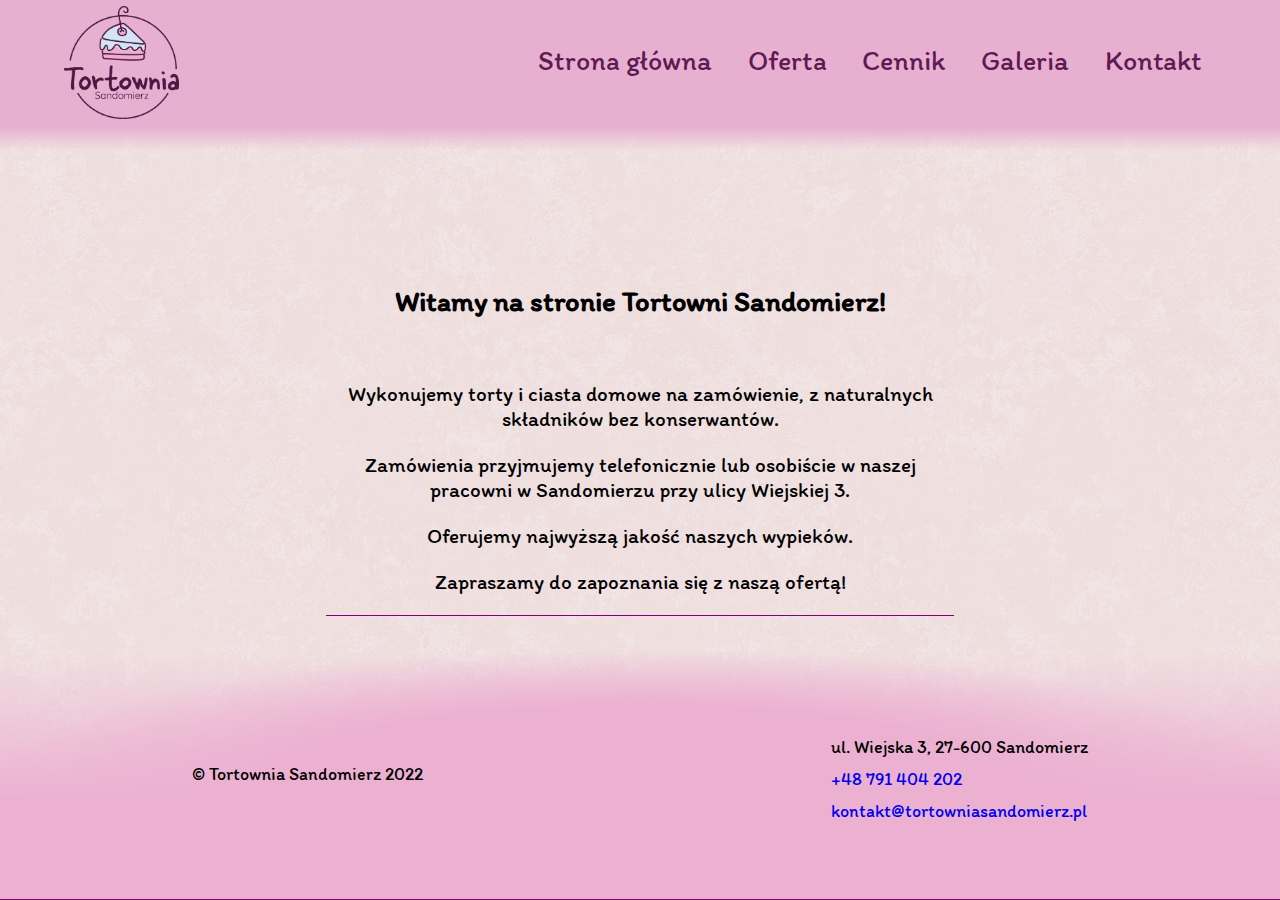
<file: index.html>
<!DOCTYPE html>
<html lang="pl">
    <head>
        <!-- Favicon from Twemoji -->
        <!-- Copyright 2020 Twitter, Inc and other contributors -->
        <!-- Graphics licensed under CC-BY 4.0: https://creativecommons.org/licenses/by/4.0/ -->
        <meta charset="utf-8">
        <meta name="description" content="Torty urodzinowe, okolicznościowe, komunijne, ślubne oraz ciasta czy inne domowe wypieki. Używamy naturalnych składników.">
        <meta name="keywords" content="Torty, placki, ciasta, wypieki, domowe, naturalne składniki">
        <link rel="icon" href="data/img/favicon.ico" type="image/png">
        <link rel="apple-touch-icon" href="data/img/apple-favicon.png">
        <meta name="viewport" content="width=device-width, initial-scale=1.0">
        <meta name="theme-color" content="#ecd0d1">
        <title>Tortownia Sandomierz | Torty ciasta i inne wypieki</title>
        <link rel="stylesheet" type="text/css" href="data/css/header.css"> <!-- Header style -->
        <link rel="stylesheet" type="text/css" href="data/css/index.css"> <!-- Index style -->
        <link rel="stylesheet" type="text/css" href="data/css/footer.css"> <!-- Footer style -->
        <link rel="preconnect" href="https://fonts.gstatic.com">
        <link href="https://fonts.googleapis.com/css2?family=Itim&display=swap" rel="stylesheet">
        <link rel="stylesheet" href="https://cdnjs.cloudflare.com/ajax/libs/font-awesome/4.7.0/css/font-awesome.min.css">
        <script src="data/script/menu.js"></script>
    </head>
<body>
    <div class="content">
        <div class="mobile-opacity" style="display: none;"></div>
        <div class="header">
            <div class="header-wrap">
                <div class="header-logo"></div>
                <div class="hamburger-button" onclick="menusetting(0)">
                    <i class="fa fa-bars" aria-hidden="true"></i>
                </div>
                <div class="buttons-list">
                    <a href="https://www.tortowniasandomierz.pl"><div class="main-button">Strona główna</div></a>
                    <a href="oferta"><div class="main-button">Oferta</div></a>
                    <a href="cennik"><div class="main-button">Cennik</div></a>
                    <a href="galeria"><div class="main-button">Galeria</div></a>
                    <a href="kontakt"><div class="main-button">Kontakt</div></a>
                </div>
                <div class="mobile" style="display: none;">
                    <a href="https://tortowniasandomierz.pl/"><div class="mobile-button mobile-button-first" style="display: none;" onclick="menusetting(1)">Strona główna</div></a>
                    <a href="oferta"><div class="mobile-button" style="display: none;" onclick="menusetting(1)">Oferta</div></a>
                    <a href="cennik"><div class="mobile-button" style="display: none;" onclick="menusetting(1)">Cennik</div></a>
                    <a href="galeria"><div class="mobile-button" style="display: none;" onclick="menusetting(1)">Galeria</div></a>
                    <a href="kontakt"><div class="mobile-button" style="display: none;" onclick="menusetting(1)">Kontakt</div></a>
                </div>
            </div>
        </div>
        <div class="index-content">
            <div class="index-header">
                <h2 style="text-align: center"> Witamy na stronie Tortowni Sandomierz!</h2>
            </div>
            <div class="seo-section">
                <p>Wykonujemy torty i ciasta domowe na zamówienie, z naturalnych składników bez konserwantów.</p>
                <p>Zamówienia przyjmujemy telefonicznie lub osobiście w naszej pracowni w Sandomierzu przy ulicy Wiejskiej 3.</p>
                <p>Oferujemy najwyższą jakość naszych wypieków.</p>
                <p>Zapraszamy do zapoznania się z naszą ofertą!</p>
            </div>
        </div>
        <div class="footer">
            <div class="footer-wrap">
                <div class="firm-footer">&copy; Tortownia Sandomierz 2022</div>
                <div class="firm-footer"><iframe src="https://www.facebook.com/plugins/page.php?href=https%3A%2F%2Fwww.facebook.com%2FTortownia-Sandomierz-105582241612151%2F&tabs&width=340&height=70&small_header=true&adapt_container_width=true&hide_cover=false&show_facepile=true&appId=262870422132228" width="340" height="70" style="border:none;overflow:hidden" scrolling="no" frameborder="0" allowfullscreen="true" allow="autoplay; clipboard-write; encrypted-media; picture-in-picture; web-share"></iframe></div>
                <div class="firm-footer">
                    <div class="address-footer">ul. Wiejska 3, 27-600 Sandomierz</div>
                    <div class="address-footer"><a href="tel:+48791404202">+48 791 404 202</a></div>
                    <div class="address-footer"><a href="mailto:kontakt@tortowniasandomierz.pl">kontakt@tortowniasandomierz.pl</a></div>
                </div>
            </div>
        </div>
    </div>
</body>
</html>
</file>
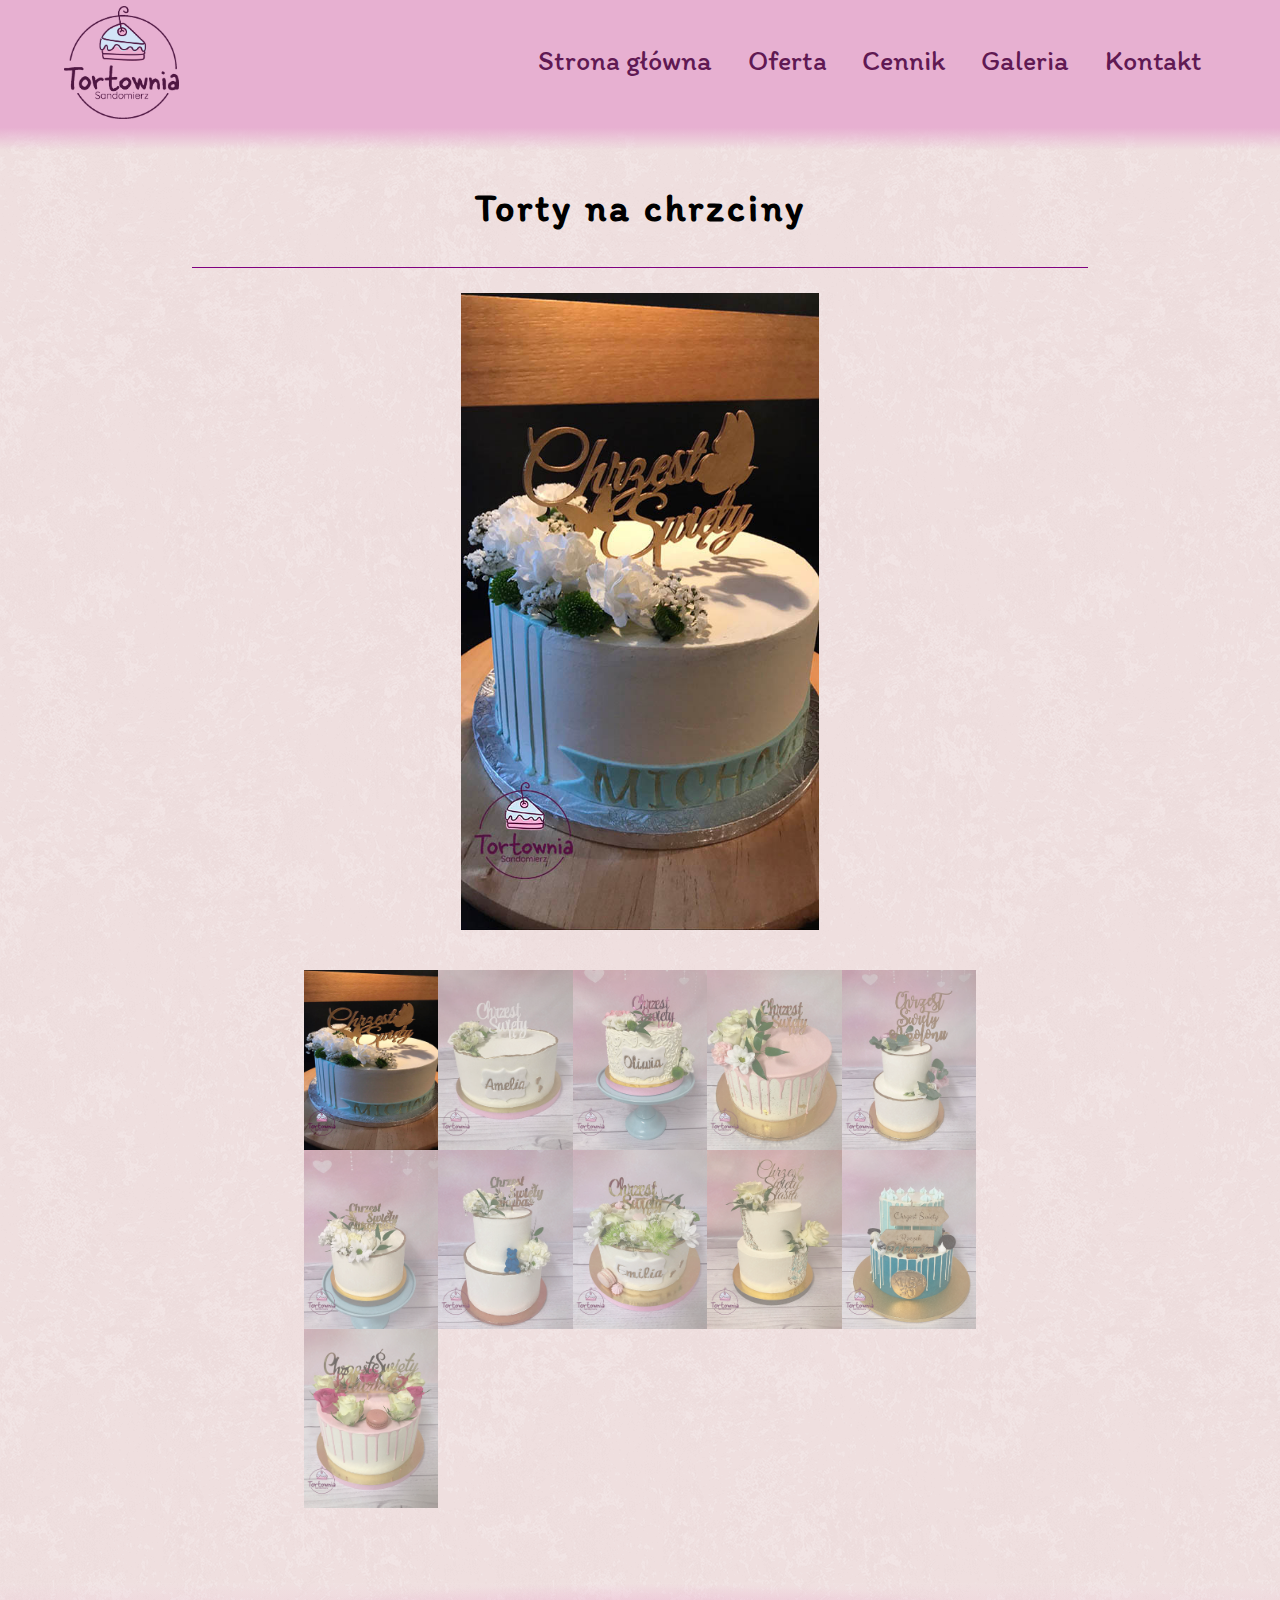
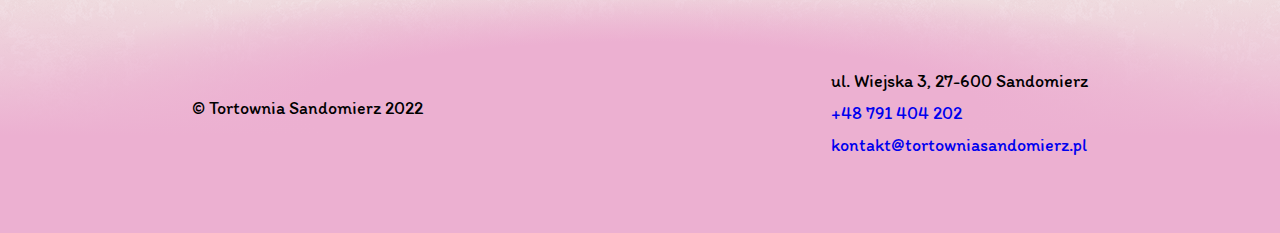
<file: baptism.html>
<!DOCTYPE html>
<html lang="pl">
<head>
    <!-- Favicon from Twemoji -->
    <!-- Copyright 2020 Twitter, Inc and other contributors -->
    <!-- Graphics licensed under CC-BY 4.0: https://creativecommons.org/licenses/by/4.0/ -->
    <meta charset="utf-8">
    <meta name="description" content="Torty urodzinowe, okolicznościowe, komunijne, ślubne oraz ciasta czy inne domowe wypieki. Używamy naturalnych składników.">
    <meta name="keywords" content="Torty, placki, ciasta, wypieki, domowe, naturalne składniki">
    <meta name="viewport" content="width=device-width, initial-scale=1.0">
    <link rel="icon" href="data/img/favicon.ico" type="image/png">
    <meta name="theme-color" content="#ecd0d1">
    <link rel="apple-touch-icon" href="data/img/apple-favicon.png">
    <title>Tortownia Sandomierz | Torty na chrzciny</title>
    <link rel="stylesheet" type="text/css" href="data/css/header.css"> <!-- Header style -->
    <link rel="stylesheet" type="text/css" href="data/css/gallerycategory.css"> <!-- Category style -->
    <link rel="stylesheet" type="text/css" href="data/css/footer.css"> <!-- Footer style -->
    <link href="https://fonts.googleapis.com/css2?family=Itim&display=swap" rel="stylesheet">
    <link rel="stylesheet" href="https://cdnjs.cloudflare.com/ajax/libs/font-awesome/4.7.0/css/font-awesome.min.css">
    <script src="data/script/menu.js"></script>
    <script src="data/script/gallery.js"></script>
</head>
<body onload="showSlides(slideIndex)">
<div class="content">
    <div class="mobile-opacity" style="display: none;"></div>
    <div class="header">
        <div class="header-wrap">
            <div class="header-logo"></div>
            <div class="hamburger-button" onclick="menusetting(0)">
                <i class="fa fa-bars" aria-hidden="true"></i>
            </div>
            <div class="buttons-list">
                <a href="https://tortowniasandomierz.pl/"><div class="main-button">Strona główna</div></a>
                <a href="oferta"><div class="main-button">Oferta</div></a>
                <a href="cennik"><div class="main-button">Cennik</div></a>
                <a href="galeria"><div class="main-button">Galeria</div></a>
                <a href="kontakt"><div class="main-button">Kontakt</div></a>
            </div>
            <div class="mobile" style="display: none;">
                <a href="https://www.tortowniasandomierz.pl"><div class="mobile-button mobile-button-first" style="display: none;" onclick="menusetting(1)">Strona główna</div></a>
                <a href="oferta"><div class="mobile-button" style="display: none;" onclick="menusetting(1)">Oferta</div></a>
                <a href="cennik"><div class="mobile-button" style="display: none;" onclick="menusetting(1)">Cennik</div></a>
                <a href=""><div class="mobile-button" style="display: none;" onclick="menusetting(1)">Galeria</div></a>
                <a href="kontakt"><div class="mobile-button" style="display: none;" onclick="menusetting(1)">Kontakt</div></a>
            </div>
        </div>
    </div>
    <div class="gallery-content">
        <div class="gallery-header">
            <h1> Torty na chrzciny </h1>
        </div>
        <div class="container">
            <div class="mySlides">
                <img src="data/gallery/img16.jpg" class="mobile-img" alt="Chrzest Święty Michałek">
            </div>
            <div class="mySlides">
                <img src="data/gallery/img51.jpg" class="mobile-img" alt="Chrzest Święty Amelii">
            </div>
            <div class="mySlides">
                <img src="data/gallery/img53.jpg" class="mobile-img" alt="Chrzest Święty Oliwii">
            </div>
            <div class="mySlides">
                <img src="data/gallery/img55.jpg" class="mobile-img" alt="Chrzest Święty">
            </div>
            <div class="mySlides">
                <img src="data/gallery/img59.jpg" class="mobile-img" alt="Chrzest Święty Aldony">
            </div>
            <div class="mySlides">
                <img src="data/gallery/img60.jpg" class="mobile-img" alt="Chrzest Święty Mikołaja">
            </div>
            <div class="mySlides">
                <img src="data/gallery/img61.jpg" class="mobile-img" alt="Chrzest Święty Jakuba">
            </div>
            <div class="mySlides">
                <img src="data/gallery/img71.jpg" class="mobile-img" alt="Chrzest Święty Emilii">
            </div>
            <div class="mySlides">
                <img src="data/gallery/img88.jpg" class="mobile-img" alt="Chrzest Święty Stasia">
            </div>
            <div class="mySlides">
                <img src="data/gallery/img94.jpg" class="mobile-img" alt="Chrzest Święty i roczek Marcelka">
            </div>
            <div class="mySlides">
                <img src="data/gallery/img111.jpg" class="mobile-img" alt="Chrzest Święty Laury">
            </div>

            <div class="row">
                <div class="column">
                    <img class="demo cursor" src="data/gallery/img12.jpg" style="width:100%" onclick="currentSlide(12)" alt="Chrzest Święty Michałek">
                </div>
                <div class="column">
                    <img class="demo cursor" src="data/gallery/img51.jpg" style="width:100%" onclick="currentSlide(2)" alt="Chrzest Święty Amelii">
                </div>
                <div class="column">
                    <img class="demo cursor" src="data/gallery/img53.jpg" style="width:100%" onclick="currentSlide(3)" alt="Chrzest Święty Oliwii">
                </div>
                <div class="column">
                    <img class="demo cursor" src="data/gallery/img55.jpg" style="width:100%" onclick="currentSlide(4)" alt="Chrzest Święty">
                </div>
                <div class="column">
                    <img class="demo cursor" src="data/gallery/img59.jpg" style="width:100%" onclick="currentSlide(5)" alt="Chrzest Święty Aldony">
                </div>
                <div class="column">
                    <img class="demo cursor" src="data/gallery/img60.jpg" style="width:100%" onclick="currentSlide(6)" alt="Chrzest Święty Mikołaja">
                </div>
                <div class="column">
                    <img class="demo cursor" src="data/gallery/img61.jpg" style="width:100%" onclick="currentSlide(7)" alt="Chrzest Święty Jakuba">
                </div>
                <div class="column">
                    <img class="demo cursor" src="data/gallery/img71.jpg" style="width:100%" onclick="currentSlide(8)" alt="Chrzest Święty Emilii">
                </div>
                <div class="column">
                    <img class="demo cursor" src="data/gallery/img88.jpg" style="width:100%" onclick="currentSlide(9)" alt="Chrzest Święty Stasia">
                </div>
                <div class="column">
                    <img class="demo cursor" src="data/gallery/img94.jpg" style="width:100%" onclick="currentSlide(10)" alt="Chrzest Święty i roczek Marcelka">
                </div>
                <div class="column">
                    <img class="demo cursor" src="data/gallery/img111.jpg" style="width:100%" onclick="currentSlide(11)" alt="Chrzest Święty Laury">
                </div>
            </div>
        </div>
    </div>
    <div class="footer">
        <div class="footer-wrap">
            <div class="firm-footer">&copy; Tortownia Sandomierz 2022</div>
            <div class="firm-footer"><iframe src="https://www.facebook.com/plugins/page.php?href=https%3A%2F%2Fwww.facebook.com%2FTortownia-Sandomierz-105582241612151%2F&tabs&width=340&height=70&small_header=true&adapt_container_width=true&hide_cover=false&show_facepile=true&appId=262870422132228" width="340" height="70" style="border:none;overflow:hidden" scrolling="no" frameborder="0" allowfullscreen="true" allow="autoplay; clipboard-write; encrypted-media; picture-in-picture; web-share"></iframe></div>
            <div class="firm-footer">
                <div class="address-footer">ul. Wiejska 3, 27-600 Sandomierz</div>
                <div class="address-footer"><a href="tel:+48791404202">+48 791 404 202</a></div>
                <div class="address-footer"><a href="mailto:kontakt@tortowniasandomierz.pl">kontakt@tortowniasandomierz.pl</a></div>
            </div>
        </div>
    </div>
</div>
</body>
</html>
</file>
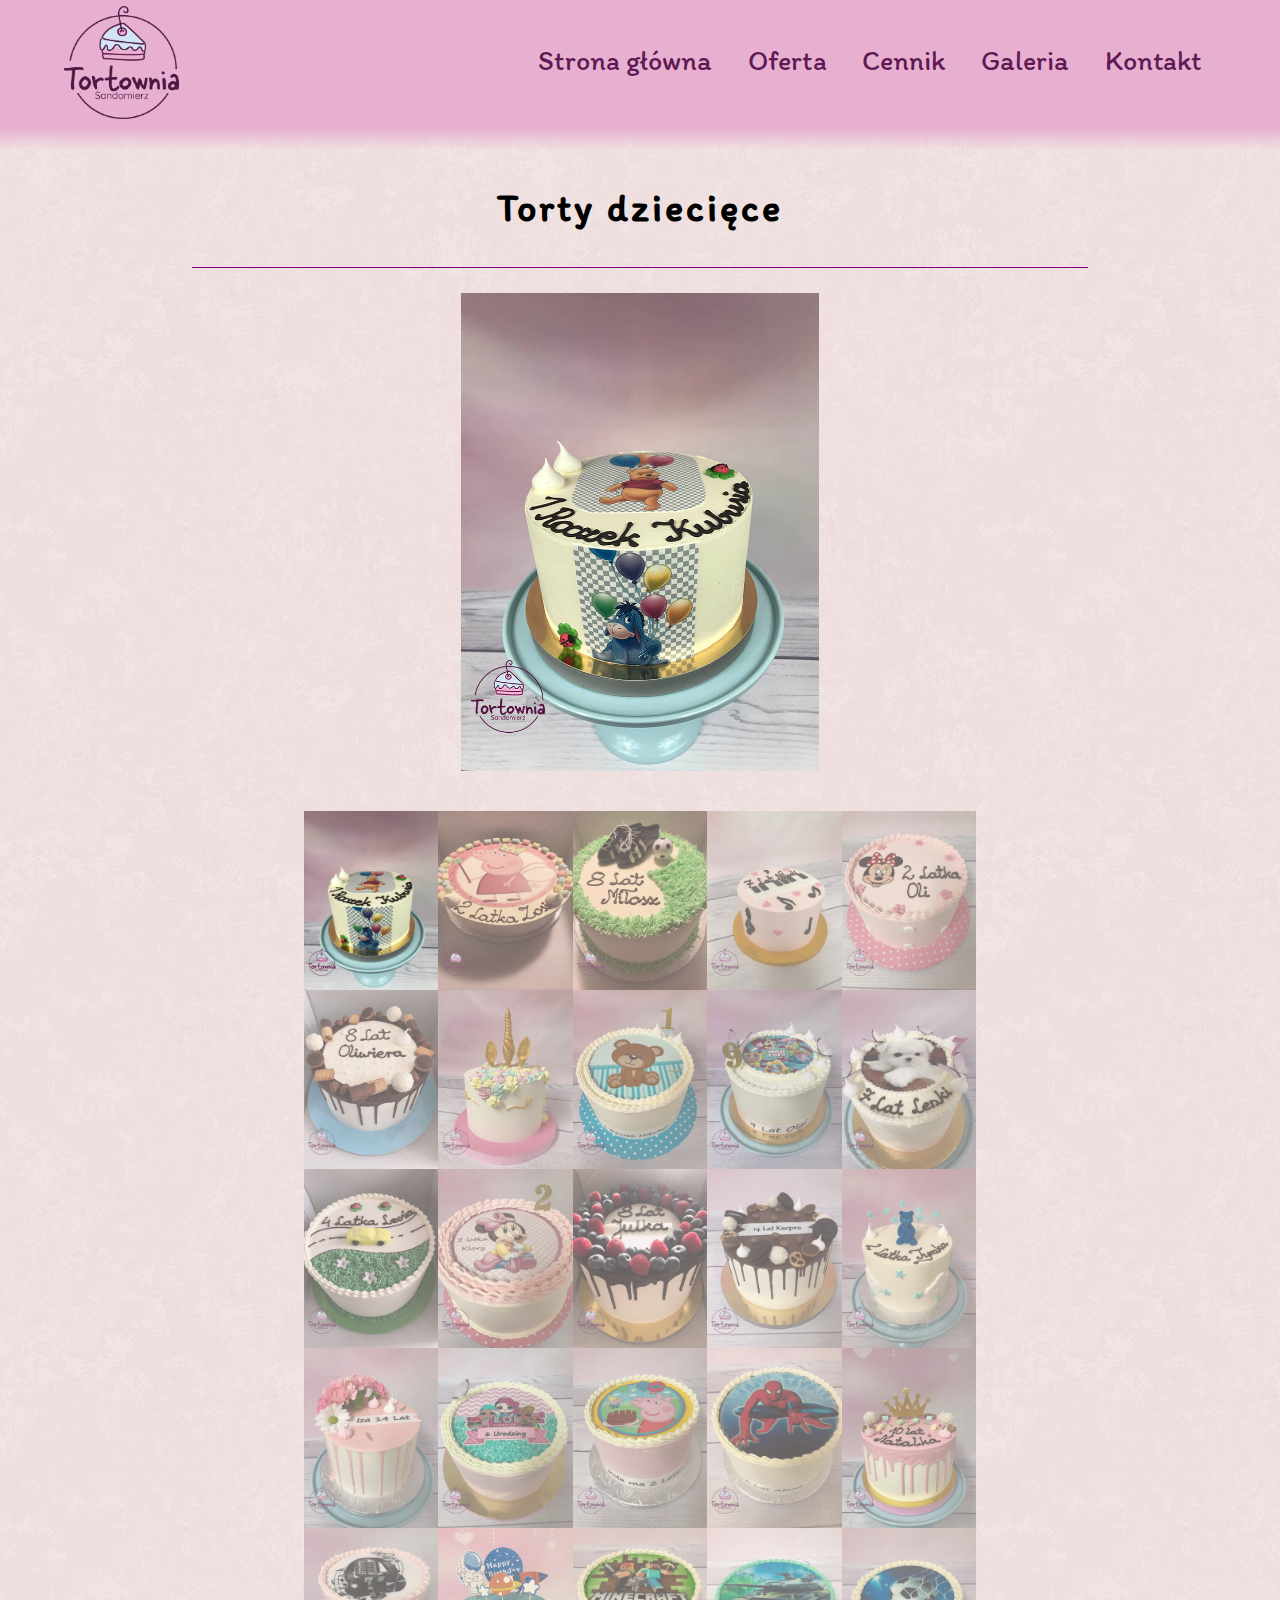
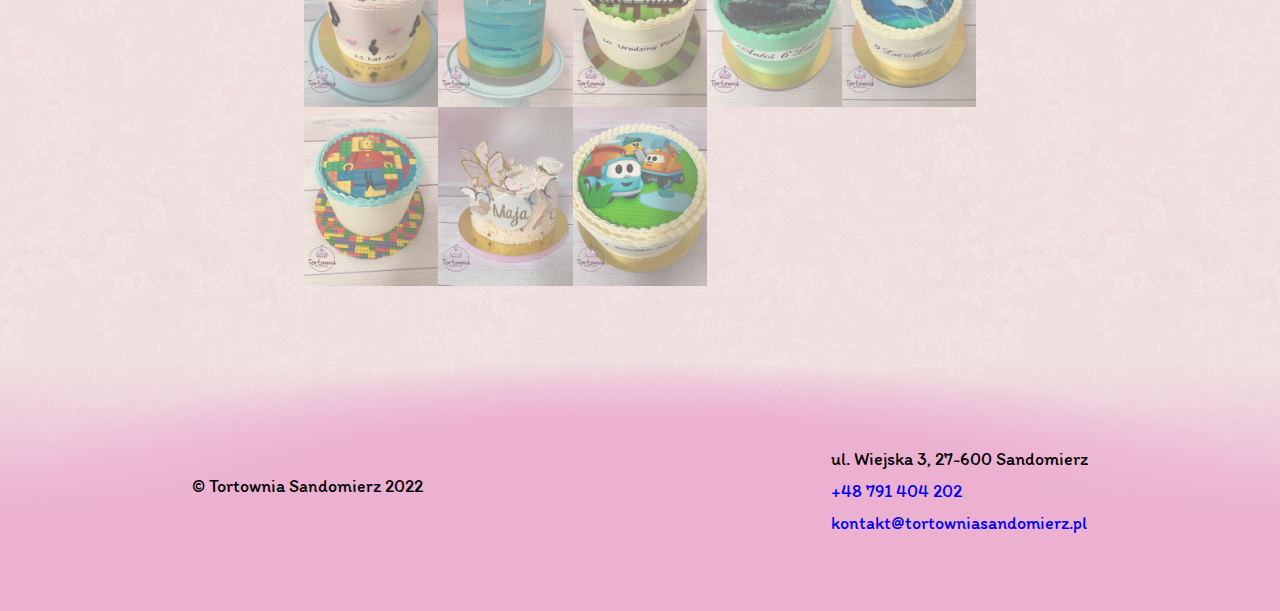
<file: childrenscake.html>
<!DOCTYPE html>
<html lang="pl">
<head>
    <!-- Favicon from Twemoji -->
    <!-- Copyright 2020 Twitter, Inc and other contributors -->
    <!-- Graphics licensed under CC-BY 4.0: https://creativecommons.org/licenses/by/4.0/ -->
    <meta charset="utf-8">
    <meta name="description" content="Torty urodzinowe, okolicznościowe, komunijne, ślubne oraz ciasta czy inne domowe wypieki. Używamy naturalnych składników.">
    <meta name="keywords" content="Torty, placki, ciasta, wypieki, domowe, naturalne składniki">
    <meta name="viewport" content="width=device-width, initial-scale=1.0">
    <link rel="icon" href="data/img/favicon.ico" type="image/png">
    <meta name="theme-color" content="#ecd0d1">
    <link rel="apple-touch-icon" href="data/img/apple-favicon.png">
    <title>Tortownia Sandomierz | Torty dziecięce</title>
    <link rel="stylesheet" type="text/css" href="data/css/header.css"> <!-- Header style -->
    <link rel="stylesheet" type="text/css" href="data/css/gallerycategory.css"> <!-- Category style -->
    <link rel="stylesheet" type="text/css" href="data/css/footer.css"> <!-- Footer style -->
    <link href="https://fonts.googleapis.com/css2?family=Itim&display=swap" rel="stylesheet">
    <link rel="stylesheet" href="https://cdnjs.cloudflare.com/ajax/libs/font-awesome/4.7.0/css/font-awesome.min.css">
    <script src="data/script/menu.js"></script>
    <script src="data/script/gallery.js"></script>
</head>
<body onload="showSlides(slideIndex)">
<div class="content">
    <div class="mobile-opacity" style="display: none;"></div>
    <div class="header">
        <div class="header-wrap">
            <div class="header-logo"></div>
            <div class="hamburger-button" onclick="menusetting(0)">
                <i class="fa fa-bars" aria-hidden="true"></i>
            </div>
            <div class="buttons-list">
                <a href="https://tortowniasandomierz.pl/"><div class="main-button">Strona główna</div></a>
                <a href="oferta"><div class="main-button">Oferta</div></a>
                <a href="cennik"><div class="main-button">Cennik</div></a>
                <a href="galeria"><div class="main-button">Galeria</div></a>
                <a href="kontakt"><div class="main-button">Kontakt</div></a>
            </div>
            <div class="mobile" style="display: none;">
                <a href="https://www.tortowniasandomierz.pl"><div class="mobile-button mobile-button-first" style="display: none;" onclick="menusetting(1)">Strona główna</div></a>
                <a href="oferta"><div class="mobile-button" style="display: none;" onclick="menusetting(1)">Oferta</div></a>
                <a href="cennik"><div class="mobile-button" style="display: none;" onclick="menusetting(1)">Cennik</div></a>
                <a href=""><div class="mobile-button" style="display: none;" onclick="menusetting(1)">Galeria</div></a>
                <a href="kontakt"><div class="mobile-button" style="display: none;" onclick="menusetting(1)">Kontakt</div></a>
            </div>
        </div>
    </div>
    <div class="gallery-content">
        <div class="gallery-header">
            <h1> Torty dziecięce </h1>
        </div>
        <div class="container">
            <div class="mySlides">
                <img src="data/gallery/img1.jpg" class="mobile-img" alt="Kubuś Puchatek">
            </div>
            <div class="mySlides">
                <img src="data/gallery/img17.jpg" class="mobile-img" alt="Świnka Peppa">
            </div>
            <div class="mySlides">
                <img src="data/gallery/img4.jpg" class="mobile-img" alt="Piłka nożna">
            </div>
            <div class="mySlides">
                <img src="data/gallery/img21.jpg" class="mobile-img" alt="7 lat Nikoli">
            </div>
            <div class="mySlides">
                <img src="data/gallery/img23.jpg" class="mobile-img" alt="2 latka Oli">
            </div>
            <div class="mySlides">
                <img src="data/gallery/img30.jpg" class="mobile-img" alt="8 lat Oliwiera">
            </div>
            <div class="mySlides">
                <img src="data/gallery/img38.jpg" class="mobile-img" alt="Kucyk">
            </div>
            <div class="mySlides">
                <img src="data/gallery/img40.jpg" class="mobile-img" alt="Miś">
            </div>
            <div class="mySlides">
                <img src="data/gallery/img41.jpg" class="mobile-img" alt="9 lat Olgi">
            </div>
            <div class="mySlides">
                <img src="data/gallery/img43.jpg" class="mobile-img" alt="7 lat Lenki">
            </div>
            <div class="mySlides">
                <img src="data/gallery/img44.jpg" class="mobile-img" alt="4 latka Leosia">
            </div>
            <div class="mySlides">
                <img src="data/gallery/img47.jpg" class="mobile-img" alt="2 latka Klary">
            </div>
            <div class="mySlides">
                <img src="data/gallery/img62.jpg" class="mobile-img" alt="8 lat Julka">
            </div>
            <div class="mySlides">
                <img src="data/gallery/img65.jpg" class="mobile-img" alt="14 lat Kacpra">
            </div>
            <div class="mySlides">
                <img src="data/gallery/img67.jpg" class="mobile-img" alt="2 lata Tymka">
            </div>
            <div class="mySlides">
                <img src="data/gallery/img72.jpg" class="mobile-img" alt="Iza 14 lat">
            </div>
            <div class="mySlides">
                <img src="data/gallery/img73.jpg" class="mobile-img" alt="6 urodziny">
            </div>
            <div class="mySlides">
                <img src="data/gallery/img75.jpg" class="mobile-img" alt="Pola ma 2 latka">
            </div>
            <div class="mySlides">
                <img src="data/gallery/img76.jpg" class="mobile-img" alt="6 lat Alana">
            </div>
            <div class="mySlides">
                <img src="data/gallery/img80.jpg" class="mobile-img" alt="10 lat Natalka">
            </div>
            <div class="mySlides">
                <img src="data/gallery/img84.jpg" class="mobile-img" alt="11 lat Asii">
            </div>
            <div class="mySlides">
                <img src="data/gallery/img85.jpg" class="mobile-img" alt="Happy Birthday">
            </div>
            <div class="mySlides">
                <img src="data/gallery/img96.jpg" class="mobile-img" alt="10 urodziny Piotrka">
            </div>
            <div class="mySlides">
                <img src="data/gallery/img97.jpg" class="mobile-img" alt="Antoś 6 lat">
            </div>
            <div class="mySlides">
                <img src="data/gallery/img98.jpg" class="mobile-img" alt="6 lat Miłosza">
            </div>
            <div class="mySlides">
                <img src="data/gallery/img114.jpg" class="mobile-img" alt="8 lat Piotrka">
            </div>
            <div class="mySlides">
                <img src="data/gallery/img120.jpg" class="mobile-img" alt="Maja">
            </div>
            <div class="mySlides">
                <img src="data/gallery/img121.jpg" class="mobile-img" alt="1 roczek Rysia">
            </div>

            <div class="row">
                <div class="column">
                    <img class="demo cursor" src="data/gallery/img1.jpg" style="width:100%" onclick="currentSlide(1)" alt="Kubuś Puchatek">
                </div>
                <div class="column">
                    <img class="demo cursor" src="data/gallery/img3.jpg" style="width:100%" onclick="currentSlide(2)" alt="Świnka Peppa">
                </div>
                <div class="column">
                    <img class="demo cursor" src="data/gallery/img4.jpg" style="width:100%" onclick="currentSlide(3)" alt="Piłka nożna">
                </div>
                <div class="column">
                    <img class="demo cursor" src="data/gallery/img21.jpg" style="width:100%" onclick="currentSlide(4)" alt="7 lat Nikoli">
                </div>
                <div class="column">
                    <img class="demo cursor" src="data/gallery/img23.jpg" style="width:100%" onclick="currentSlide(5)" alt="2 latka Oli">
                </div>
                <div class="column">
                    <img class="demo cursor" src="data/gallery/img30.jpg" style="width:100%" onclick="currentSlide(6)" alt="8 lat Oliwiera">
                </div>
                <div class="column">
                    <img class="demo cursor" src="data/gallery/img38.jpg" style="width:100%" onclick="currentSlide(7)" alt="Kucyk">
                </div>
                <div class="column">
                    <img class="demo cursor" src="data/gallery/img40.jpg" style="width:100%" onclick="currentSlide(8)" alt="Miś">
                </div>
                <div class="column">
                    <img class="demo cursor" src="data/gallery/img41.jpg" style="width:100%" onclick="currentSlide(9)" alt="9 lat Olgi">
                </div>
                <div class="column">
                    <img class="demo cursor" src="data/gallery/img43.jpg" style="width:100%" onclick="currentSlide(10)" alt="7 lat Lenki">
                </div>
                <div class="column">
                    <img class="demo cursor" src="data/gallery/img44.jpg" style="width:100%" onclick="currentSlide(11)" alt="4 latka Leosia">
                </div>
                <div class="column">
                    <img class="demo cursor" src="data/gallery/img47.jpg" style="width:100%" onclick="currentSlide(12)" alt="2 latka Klary">
                </div>
                <div class="column">
                    <img class="demo cursor" src="data/gallery/img62.jpg" style="width:100%" onclick="currentSlide(13)" alt="8 lat Julka">
                </div>
                <div class="column">
                    <img class="demo cursor" src="data/gallery/img65.jpg" style="width:100%" onclick="currentSlide(14)" alt="14 lat Kacpra">
                </div>
                <div class="column">
                    <img class="demo cursor" src="data/gallery/img67.jpg" style="width:100%" onclick="currentSlide(15)" alt="2 latka Tymka">
                </div>
                <div class="column">
                    <img class="demo cursor" src="data/gallery/img72.jpg" style="width:100%" onclick="currentSlide(16)" alt="Iza 14 lat">
                </div>
                <div class="column">
                    <img class="demo cursor" src="data/gallery/img73.jpg" style="width:100%" onclick="currentSlide(17)" alt="6 urodziny">
                </div>
                <div class="column">
                    <img class="demo cursor" src="data/gallery/img75.jpg" style="width:100%" onclick="currentSlide(18)" alt="Pola ma 2 latka">
                </div>
                <div class="column">
                    <img class="demo cursor" src="data/gallery/img76.jpg" style="width:100%" onclick="currentSlide(19)" alt="6 lat Alana">
                </div>
                <div class="column">
                    <img class="demo cursor" src="data/gallery/img80.jpg" style="width:100%" onclick="currentSlide(20)" alt="10 lat Natalka">
                </div>
                <div class="column">
                    <img class="demo cursor" src="data/gallery/img84.jpg" style="width:100%" onclick="currentSlide(21)" alt="11 lat Asii">
                </div>
                <div class="column">
                    <img class="demo cursor" src="data/gallery/img85.jpg" style="width:100%" onclick="currentSlide(22)" alt="Happy Birthday">
                </div>
                <div class="column">
                    <img class="demo cursor" src="data/gallery/img96.jpg" style="width:100%" onclick="currentSlide(23)" alt="10 urodziny Piotrka">
                </div>
                <div class="column">
                    <img class="demo cursor" src="data/gallery/img97.jpg" style="width:100%" onclick="currentSlide(24)" alt="Antoś 6 lat">
                </div>
                <div class="column">
                    <img class="demo cursor" src="data/gallery/img98.jpg" style="width:100%" onclick="currentSlide(25)" alt="6 lat Miłosza">
                </div>
                <div class="column">
                    <img class="demo cursor" src="data/gallery/img114.jpg" style="width:100%" onclick="currentSlide(26)" alt="8 lat Piotrka">
                </div>
                <div class="column">
                    <img class="demo cursor" src="data/gallery/img120.jpg" style="width:100%" onclick="currentSlide(27)" alt="Maja">
                </div>
                <div class="column">
                    <img class="demo cursor" src="data/gallery/img121.jpg" style="width:100%" onclick="currentSlide(28)" alt="1 roczek Rysia">
                </div>
            </div>
        </div>
    </div>
    <div class="footer">
        <div class="footer-wrap">
            <div class="firm-footer">&copy; Tortownia Sandomierz 2022</div>
            <div class="firm-footer"><iframe src="https://www.facebook.com/plugins/page.php?href=https%3A%2F%2Fwww.facebook.com%2FTortownia-Sandomierz-105582241612151%2F&tabs&width=340&height=70&small_header=true&adapt_container_width=true&hide_cover=false&show_facepile=true&appId=262870422132228" width="340" height="70" style="border:none;overflow:hidden" scrolling="no" frameborder="0" allowfullscreen="true" allow="autoplay; clipboard-write; encrypted-media; picture-in-picture; web-share"></iframe></div>
            <div class="firm-footer">
                <div class="address-footer">ul. Wiejska 3, 27-600 Sandomierz</div>
                <div class="address-footer"><a href="tel:+48791404202">+48 791 404 202</a></div>
                <div class="address-footer"><a href="mailto:kontakt@tortowniasandomierz.pl">kontakt@tortowniasandomierz.pl</a></div>
            </div>
        </div>
    </div>
</div>
</body>
</html>
</file>
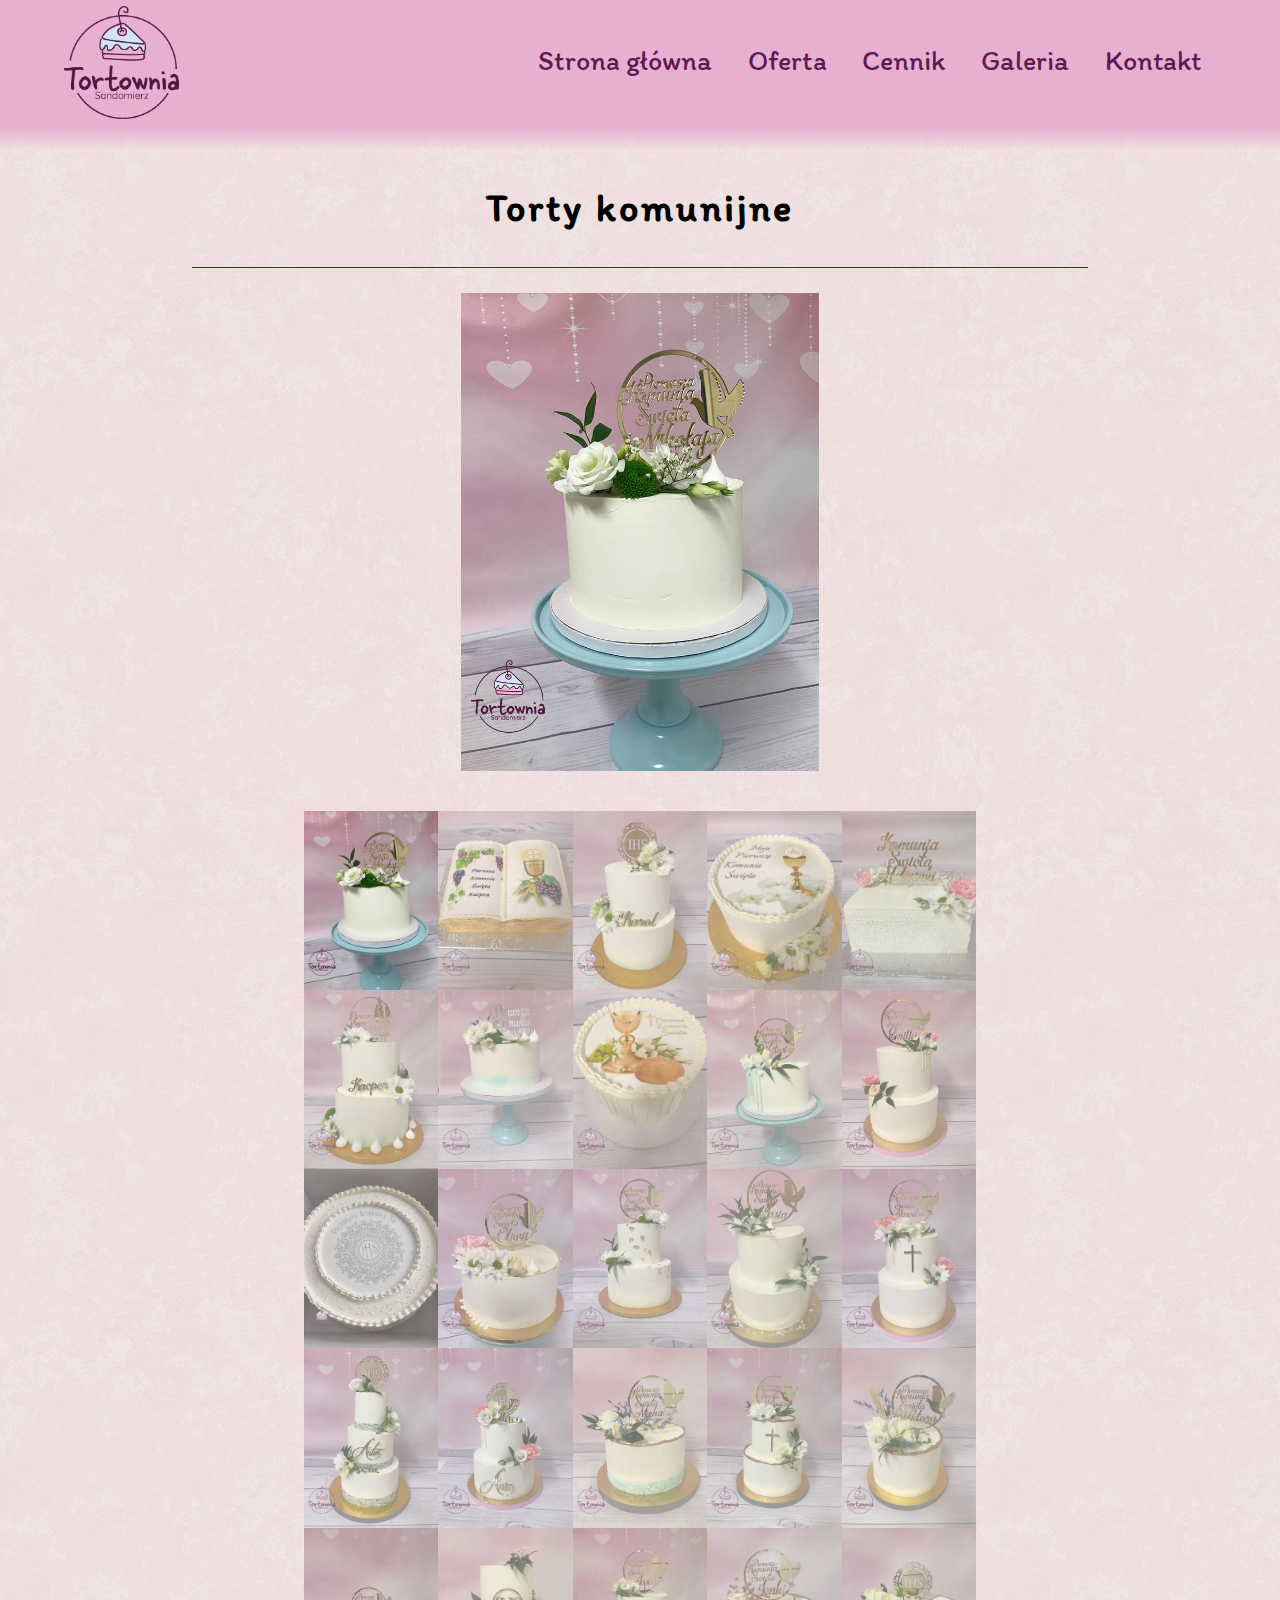
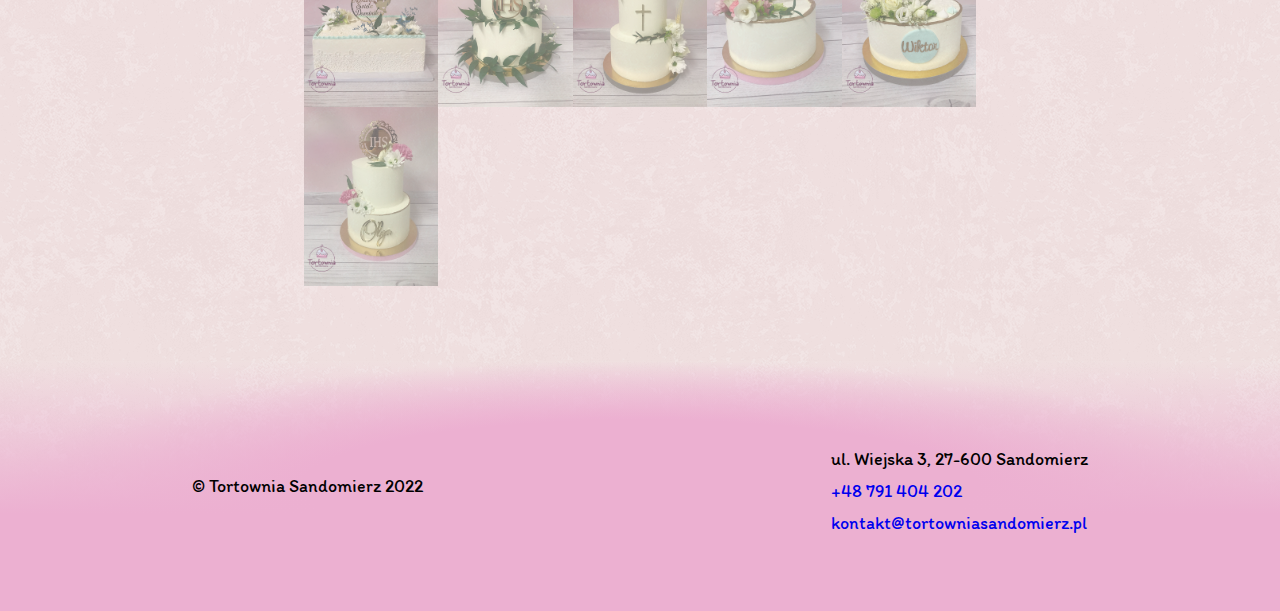
<file: communion.html>
<!DOCTYPE html>
<html lang="pl">
<head>
    <!-- Favicon from Twemoji -->
    <!-- Copyright 2020 Twitter, Inc and other contributors -->
    <!-- Graphics licensed under CC-BY 4.0: https://creativecommons.org/licenses/by/4.0/ -->
    <meta charset="utf-8">
    <meta name="description" content="Torty urodzinowe, okolicznościowe, komunijne, ślubne oraz ciasta czy inne domowe wypieki. Używamy naturalnych składników.">
    <meta name="keywords" content="Torty, placki, ciasta, wypieki, domowe, naturalne składniki">
    <meta name="viewport" content="width=device-width, initial-scale=1.0">
    <link rel="icon" href="data/img/favicon.ico" type="image/png">
    <meta name="theme-color" content="#ecd0d1">
    <link rel="apple-touch-icon" href="data/img/apple-favicon.png">
    <title>Tortownia Sandomierz | Torty komunijne</title>
    <link rel="stylesheet" type="text/css" href="data/css/header.css"> <!-- Header style -->
    <link rel="stylesheet" type="text/css" href="data/css/gallerycategory.css"> <!-- Category style -->
    <link rel="stylesheet" type="text/css" href="data/css/footer.css"> <!-- Footer style -->
    <link href="https://fonts.googleapis.com/css2?family=Itim&display=swap" rel="stylesheet">
    <link rel="stylesheet" href="https://cdnjs.cloudflare.com/ajax/libs/font-awesome/4.7.0/css/font-awesome.min.css">
    <script src="data/script/menu.js"></script>
    <script src="data/script/gallery.js"></script>
</head>
<body onload="showSlides(slideIndex)">
<div class="content">
    <div class="mobile-opacity" style="display: none;"></div>
    <div class="header">
        <div class="header-wrap">
            <div class="header-logo"></div>
            <div class="hamburger-button" onclick="menusetting(0)">
                <i class="fa fa-bars" aria-hidden="true"></i>
            </div>
            <div class="buttons-list">
                <a href="https://tortowniasandomierz.pl/"><div class="main-button">Strona główna</div></a>
                <a href="oferta"><div class="main-button">Oferta</div></a>
                <a href="cennik"><div class="main-button">Cennik</div></a>
                <a href="galeria"><div class="main-button">Galeria</div></a>
                <a href="kontakt"><div class="main-button">Kontakt</div></a>
            </div>
            <div class="mobile" style="display: none;">
                <a href="https://www.tortowniasandomierz.pl"><div class="mobile-button mobile-button-first" style="display: none;" onclick="menusetting(1)">Strona główna</div></a>
                <a href="oferta"><div class="mobile-button" style="display: none;" onclick="menusetting(1)">Oferta</div></a>
                <a href="cennik"><div class="mobile-button" style="display: none;" onclick="menusetting(1)">Cennik</div></a>
                <a href=""><div class="mobile-button" style="display: none;" onclick="menusetting(1)">Galeria</div></a>
                <a href="kontakt"><div class="mobile-button" style="display: none;" onclick="menusetting(1)">Kontakt</div></a>
            </div>
        </div>
    </div>
    <div class="gallery-content">
        <div class="gallery-header">
            <h1> Torty komunijne </h1>
        </div>
        <div class="container">
            <div class="mySlides">
                <img src="data/gallery/img20.jpg" class="mobile-img" alt="Pierwsza Komunia Święta Mikołaja">
            </div>
            <div class="mySlides">
                <img src="data/gallery/img24.jpg" class="mobile-img" alt="Pierwsza komunia Kacpra">
            </div>
            <div class="mySlides">
                <img src="data/gallery/img25.jpg" class="mobile-img" alt="Komunia Karol">
            </div>
            <div class="mySlides">
                <img src="data/gallery/img28.jpg" class="mobile-img" alt="Pierwsza Komunia Święta">
            </div>
            <div class="mySlides">
                <img src="data/gallery/img29.jpg" class="mobile-img" alt="Pierwsza Komunia Malwinki">
            </div>
            <div class="mySlides">
                <img src="data/gallery/img33.jpg" class="mobile-img" alt="Pierwsza komunia Kacpra">
            </div>
            <div class="mySlides">
                <img src="data/gallery/img34.jpg" class="mobile-img" alt="Pierwsza komunia">
            </div>
            <div class="mySlides">
                <img src="data/gallery/img35.jpg" class="mobile-img" alt="Pierwsza komunia">
            </div>
            <div class="mySlides">
                <img src="data/gallery/img36.jpg" class="mobile-img" alt="Pierwsza komunia">
            </div>
            <div class="mySlides">
                <img src="data/gallery/img37.jpg" class="mobile-img" alt="Pierwsza komunia Emilki">
            </div>
            <div class="mySlides">
                <img src="data/gallery/img39.jpg" class="mobile-img" alt="Pierwsza komunia">
            </div>
            <div class="mySlides">
                <img src="data/gallery/img45.jpg" class="mobile-img" alt="Komunia święta Oliwii">
            </div>
            <div class="mySlides">
                <img src="data/gallery/img48.jpg" class="mobile-img" alt="Pierwsza Komunia Święta Bartka">
            </div>
            <div class="mySlides">
                <img src="data/gallery/img49.jpg" class="mobile-img" alt="Pierwsza Komunia Święta Jasia">
            </div>
            <div class="mySlides">
                <img src="data/gallery/img100.jpg" class="mobile-img" alt="Pierwsza Komunia Święta Marcelinki">
            </div>
            <div class="mySlides">
                <img src="data/gallery/img101.jpg" class="mobile-img" alt="Pierwsza Komunia Święta Antosia">
            </div>
            <div class="mySlides">
                <img src="data/gallery/img102.jpg" class="mobile-img" alt="Pierwsza Komunia Święta Anii">
            </div>
            <div class="mySlides">
                <img src="data/gallery/img103.jpg" class="mobile-img" alt="Pierwsza Komunia Święta Michała">
            </div>
            <div class="mySlides">
                <img src="data/gallery/img104.jpg" class="mobile-img" alt="Pierwsza Komunia Święta Mateusza">
            </div>
            <div class="mySlides">
                <img src="data/gallery/img105.jpg" class="mobile-img" alt="Pierwsza Komunia Święta Wiktora">
            </div>
            <div class="mySlides">
                <img src="data/gallery/img106.jpg" class="mobile-img" alt="Pierwsza Komunia Święta Dominiki">
            </div>
            <div class="mySlides">
                <img src="data/gallery/img107.jpg" class="mobile-img" alt="Pierwsza Komunia Święta">
            </div>
            <div class="mySlides">
                <img src="data/gallery/img108.jpg" class="mobile-img" alt="Pierwsza Komunia Święta Jasia">
            </div>
            <div class="mySlides">
                <img src="data/gallery/img109.jpg" class="mobile-img" alt="Pierwsza Komunia Święta Lenki">
            </div>
            <div class="mySlides">
                <img src="data/gallery/img113.jpg" class="mobile-img" alt="Pierwsza Komunia Święta Wiktora">
            </div>
            <div class="mySlides">
                <img src="data/gallery/img116.jpg" class="mobile-img" alt="Pierwsza Komunia Święta Olgi">
            </div>

            <div class="row">
                <div class="column">
                    <img class="demo cursor" src="data/gallery/img20.jpg" style="width:100%" onclick="currentSlide(1)" alt="Pierwsza Komunia Święta Mikołaja">
                </div>
                <div class="column">
                    <img class="demo cursor" src="data/gallery/img24.jpg" style="width:100%" onclick="currentSlide(2)" alt="Pierwsza komunia Kacpra">
                </div>
                <div class="column">
                    <img class="demo cursor" src="data/gallery/img25.jpg" style="width:100%" onclick="currentSlide(3)" alt="Komunia Karol">
                </div>
                <div class="column">
                    <img class="demo cursor" src="data/gallery/img28.jpg" style="width:100%" onclick="currentSlide(4)" alt="Pierwsza Komunia Święta">
                </div>
                <div class="column">
                    <img class="demo cursor" src="data/gallery/img29.jpg" style="width:100%" onclick="currentSlide(5)" alt="Pierwsza Komunia Malwinki">
                </div>
                <div class="column">
                    <img class="demo cursor" src="data/gallery/img33.jpg" style="width:100%" onclick="currentSlide(6)" alt="Pierwsza Komunia Kacpraa">
                </div>
                <div class="column">
                    <img class="demo cursor" src="data/gallery/img34.jpg" style="width:100%" onclick="currentSlide(7)" alt="Pierwsza komunia">
                </div>
                <div class="column">
                    <img class="demo cursor" src="data/gallery/img35.jpg" style="width:100%" onclick="currentSlide(8)" alt="Pierwsza komunia">
                </div>
                <div class="column">
                    <img class="demo cursor" src="data/gallery/img36.jpg" style="width:100%" onclick="currentSlide(9)" alt="Pierwsza komunia">
                </div>
                <div class="column">
                    <img class="demo cursor" src="data/gallery/img37.jpg" style="width:100%" onclick="currentSlide(10)" alt="Pierwsza komunia Emilki">
                </div>
                <div class="column">
                    <img class="demo cursor" src="data/gallery/img39.jpg" style="width:100%" onclick="currentSlide(11)" alt="Pierwsza komunia">
                </div>
                <div class="column">
                    <img class="demo cursor" src="data/gallery/img45.jpg" style="width:100%" onclick="currentSlide(12)" alt="Komunia Święta Oliwii">
                </div>
                <div class="column">
                    <img class="demo cursor" src="data/gallery/img48.jpg" style="width:100%" onclick="currentSlide(13)" alt="Pierwsza Komunia Święta Bartka">
                </div>
                <div class="column">
                    <img class="demo cursor" src="data/gallery/img49.jpg" style="width:100%" onclick="currentSlide(14)" alt="Pierwsza Komunia Święta Jasia">
                </div>
                <div class="column">
                    <img class="demo cursor" src="data/gallery/img100.jpg" style="width:100%" onclick="currentSlide(15)" alt="Pierwsza Komunia Święta Marcelinki">
                </div>
                <div class="column">
                    <img class="demo cursor" src="data/gallery/img101.jpg" style="width:100%" onclick="currentSlide(16)" alt="Pierwsza Komunia Święta Antosia">
                </div>
                <div class="column">
                    <img class="demo cursor" src="data/gallery/img102.jpg" style="width:100%" onclick="currentSlide(17)" alt="Pierwsza Komunia Święta Anii">
                </div>
                <div class="column">
                    <img class="demo cursor" src="data/gallery/img103.jpg" style="width:100%" onclick="currentSlide(18)" alt="Pierwsza Komunia Święta Michała">
                </div>
                <div class="column">
                    <img class="demo cursor" src="data/gallery/img104.jpg" style="width:100%" onclick="currentSlide(19)" alt="Pierwsza Komunia Święta Mateusza">
                </div>
                <div class="column">
                    <img class="demo cursor" src="data/gallery/img105.jpg" style="width:100%" onclick="currentSlide(20)" alt="Pierwsza Komunia Święta Wiktora">
                </div>
                <div class="column">
                    <img class="demo cursor" src="data/gallery/img106.jpg" style="width:100%" onclick="currentSlide(21)" alt="Pierwsza Komunia Święta Dominiki">
                </div>
                <div class="column">
                    <img class="demo cursor" src="data/gallery/img107.jpg" style="width:100%" onclick="currentSlide(22)" alt="Pierwsza Komunia Święta">
                </div>
                <div class="column">
                    <img class="demo cursor" src="data/gallery/img108.jpg" style="width:100%" onclick="currentSlide(23)" alt="Pierwsza Komunia Święta Jasia">
                </div>
                <div class="column">
                    <img class="demo cursor" src="data/gallery/img109.jpg" style="width:100%" onclick="currentSlide(24)" alt="Pierwsza Komunia Święta Lenki">
                </div>
                <div class="column">
                    <img class="demo cursor" src="data/gallery/img113.jpg" style="width:100%" onclick="currentSlide(25)" alt="Pierwsza Komunia Święta Wiktora">
                </div>
                <div class="column">
                    <img class="demo cursor" src="data/gallery/img116.jpg" style="width:100%" onclick="currentSlide(26)" alt="Pierwsza Komunia Święta Olgi">
                </div>
            </div>
        </div>
    </div>
    <div class="footer">
        <div class="footer-wrap">
            <div class="firm-footer">&copy; Tortownia Sandomierz 2022</div>
            <div class="firm-footer"><iframe src="https://www.facebook.com/plugins/page.php?href=https%3A%2F%2Fwww.facebook.com%2FTortownia-Sandomierz-105582241612151%2F&tabs&width=340&height=70&small_header=true&adapt_container_width=true&hide_cover=false&show_facepile=true&appId=262870422132228" width="340" height="70" style="border:none;overflow:hidden" scrolling="no" frameborder="0" allowfullscreen="true" allow="autoplay; clipboard-write; encrypted-media; picture-in-picture; web-share"></iframe></div>
            <div class="firm-footer">
                <div class="address-footer">ul. Wiejska 3, 27-600 Sandomierz</div>
                <div class="address-footer"><a href="tel:+48791404202">+48 791 404 202</a></div>
                <div class="address-footer"><a href="mailto:kontakt@tortowniasandomierz.pl">kontakt@tortowniasandomierz.pl</a></div>
            </div>
        </div>
    </div>
</div>
</body>
</html>
</file>
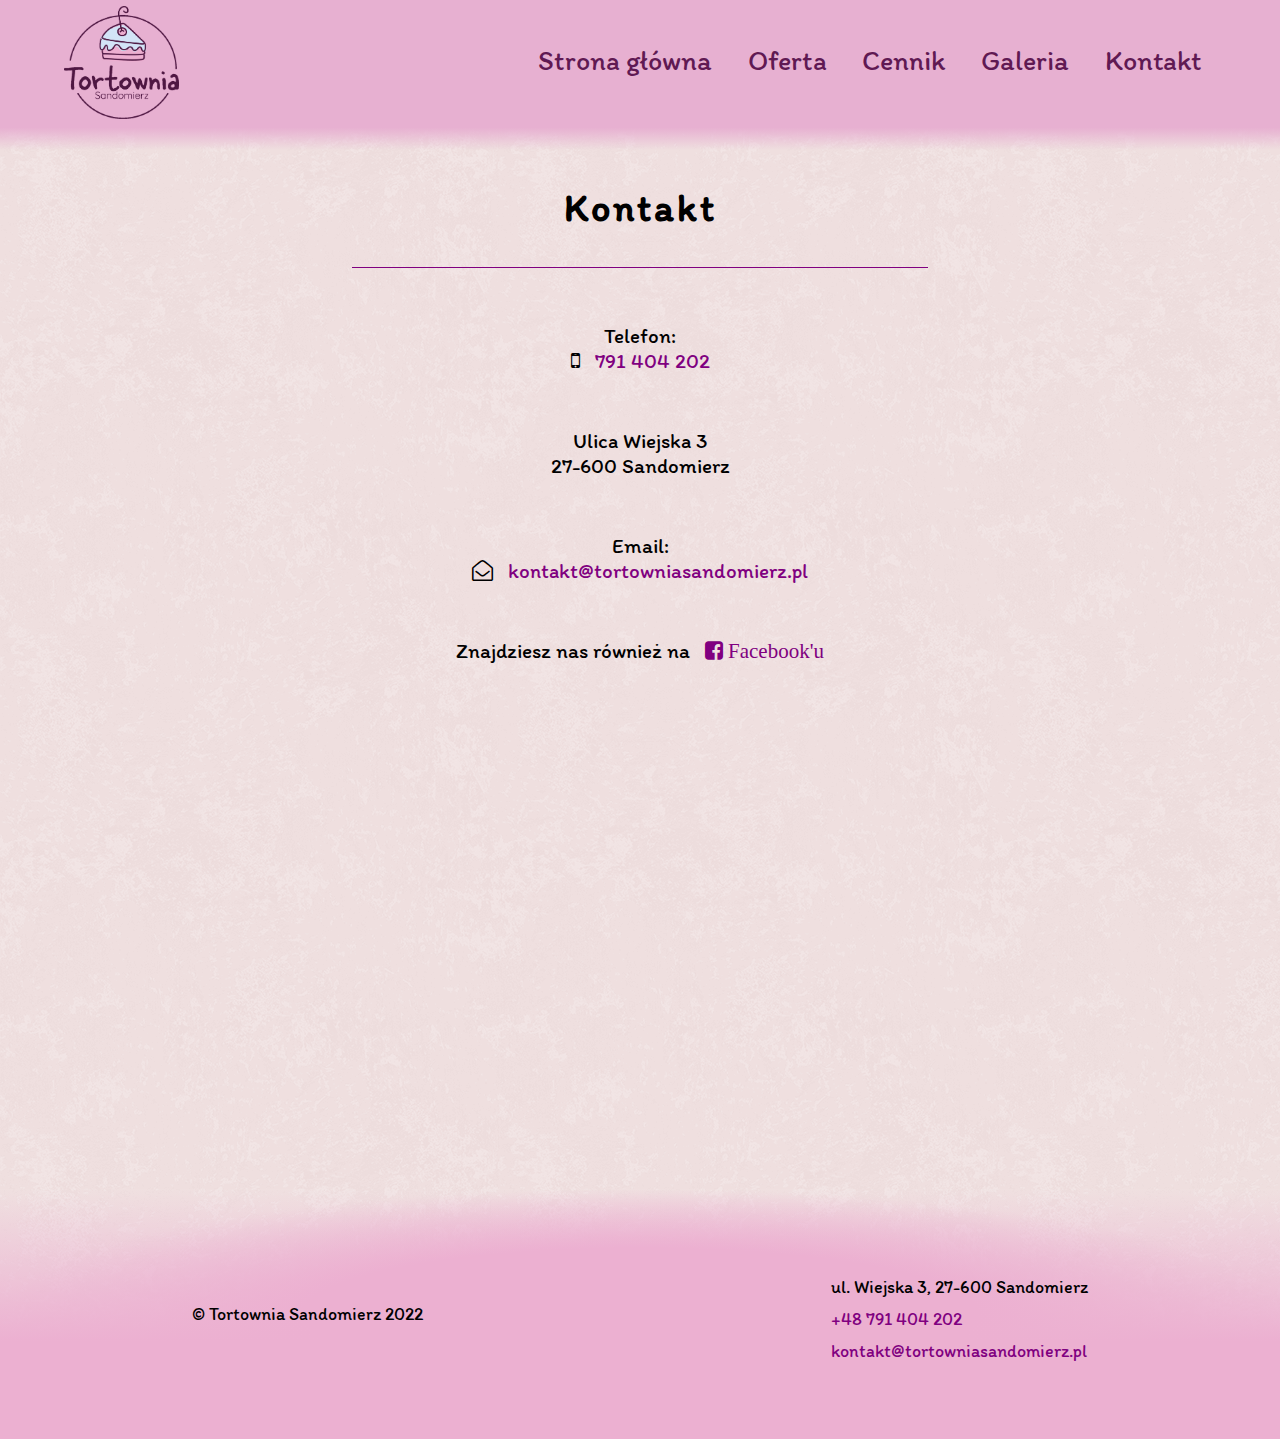
<file: contact.html>
<!DOCTYPE html>
<html lang="pl">
    <head>
        <!-- Favicon from Twemoji -->
        <!-- Copyright 2020 Twitter, Inc and other contributors -->
        <!-- Graphics licensed under CC-BY 4.0: https://creativecommons.org/licenses/by/4.0/ -->
        <meta charset="utf-8">
        <meta name="description" content="Torty urodzinowe, okolicznościowe, komunijne, ślubne oraz ciasta czy inne domowe wypieki. Używamy naturalnych składników.">
        <meta name="keywords" content="Torty, placki, ciasta, wypieki, domowe, naturalne składniki">
        <meta name="viewport" content="width=device-width, initial-scale=1.0">
        <link rel="icon" href="data/img/favicon.ico" type="image/png">
        <link rel="apple-touch-icon" href="data/img/apple-favicon.png">
        <meta name="theme-color" content="#ecd0d1">
        <title>Tortownia Sandomierz | Kontakt</title>
        <link rel="stylesheet" type="text/css" href="data/css/header.css"> <!-- Header style -->
        <link rel="stylesheet" type="text/css" href="data/css/contact.css"> <!-- Index style -->
        <link rel="stylesheet" type="text/css" href="data/css/footer.css"> <!-- Footer style -->
        <link rel="preconnect" href="https://fonts.gstatic.com">
        <link href="https://fonts.googleapis.com/css2?family=Itim&display=swap" rel="stylesheet">
        <link rel="stylesheet" href="https://cdnjs.cloudflare.com/ajax/libs/font-awesome/4.7.0/css/font-awesome.min.css">
        <script src="data/script/menu.js"></script>
    </head>
<body>
    <div class="content">
        <div class="mobile-opacity" style="display: none;"></div>
        <div class="header">
            <div class="header-wrap">
                <div class="header-logo"></div>
                <div class="hamburger-button" onclick="menusetting(0)">
                    <i class="fa fa-bars" aria-hidden="true"></i>
                </div>
                <div class="buttons-list">
                    <a href="https://tortowniasandomierz.pl/"><div class="main-button">Strona główna</div></a>
                    <a href="oferta"><div class="main-button">Oferta</div></a>
                    <a href="cennik"><div class="main-button">Cennik</div></a>
                    <a href="galeria"><div class="main-button">Galeria</div></a>
                    <a href="kontakt"><div class="main-button">Kontakt</div></a>
                </div>
                <div class="mobile" style="display: none;">
                    <a href="https://www.tortowniasandomierz.pl"><div class="mobile-button mobile-button-first" style="display: none;" onclick="menusetting(1)">Strona główna</div></a>
                    <a href="oferta"><div class="mobile-button" style="display: none;" onclick="menusetting(1)">Oferta</div></a>
                    <a href="cennik"><div class="mobile-button" style="display: none;" onclick="menusetting(1)">Cennik</div></a>
                    <a href="galeria"><div class="mobile-button" style="display: none;" onclick="menusetting(1)">Galeria</div></a>
                    <a href="kontakt"><div class="mobile-button" style="display: none;" onclick="menusetting(1)">Kontakt</div></a>
                </div>
            </div>
        </div>
        <div class="contact-content">
            <div class="contact-header">
                <h1> Kontakt </h1>
            </div>
        <div class="contact-text">
            <p>Telefon:<br> <i class="fa fa-mobile" aria-hidden="true"></i> &nbsp; <a href="tel:+48791404202">791 404 202</a></p>
            <p>Ulica Wiejska 3<br>27-600 Sandomierz</p>
            <p>Email:<br> <i class="fa fa-envelope-open-o" aria-hidden="true"></i> &nbsp;  <a href="mailto:kontakt@tortowniasandomierz.pl">kontakt@tortowniasandomierz.pl</a></p>
            <p>Znajdziesz nas również na &nbsp; <a href="https://www.facebook.com/Tortownia-Sandomierz-105582241612151/" class="fa fa-facebook-square"> Facebook'u</a></p>
            <br>
            <iframe src="https://www.google.com/maps/embed?pb=!1m14!1m8!1m3!1d10110.739631837758!2d21.7316282!3d50.6886735!3m2!1i1024!2i768!4f13.1!3m3!1m2!1s0x0%3A0x2253d314493b6ca9!2sTORTOWNIA%20SANDOMIERZ%20MALGORZATA%20SKOWRON!5e0!3m2!1spl!2spl!4v1655990103835!5m2!1spl!2spl" width="100%" height="400" style="border:0;" allowfullscreen="" loading="lazy" referrerpolicy="no-referrer-when-downgrade"></iframe>
        </div>
        </div>
        <div class="footer">
            <div class="footer-wrap">
                <div class="firm-footer">&copy; Tortownia Sandomierz 2022</div>
                <div class="firm-footer"><iframe src="https://www.facebook.com/plugins/page.php?href=https%3A%2F%2Fwww.facebook.com%2FTortownia-Sandomierz-105582241612151%2F&tabs&width=340&height=70&small_header=true&adapt_container_width=true&hide_cover=false&show_facepile=true&appId=262870422132228" width="340" height="70" style="border:none;overflow:hidden" scrolling="no" frameborder="0" allowfullscreen="true" allow="autoplay; clipboard-write; encrypted-media; picture-in-picture; web-share"></iframe></div>
                <div class="firm-footer">
                    <div class="address-footer">ul. Wiejska 3, 27-600 Sandomierz</div>
                    <div class="address-footer"><a href="tel:+48791404202">+48 791 404 202</a></div>
                    <div class="address-footer"><a href="mailto:kontakt@tortowniasandomierz.pl">kontakt@tortowniasandomierz.pl</a></div>
                </div>
            </div>
        </div>
    </div>
</body>
</html>
</file>
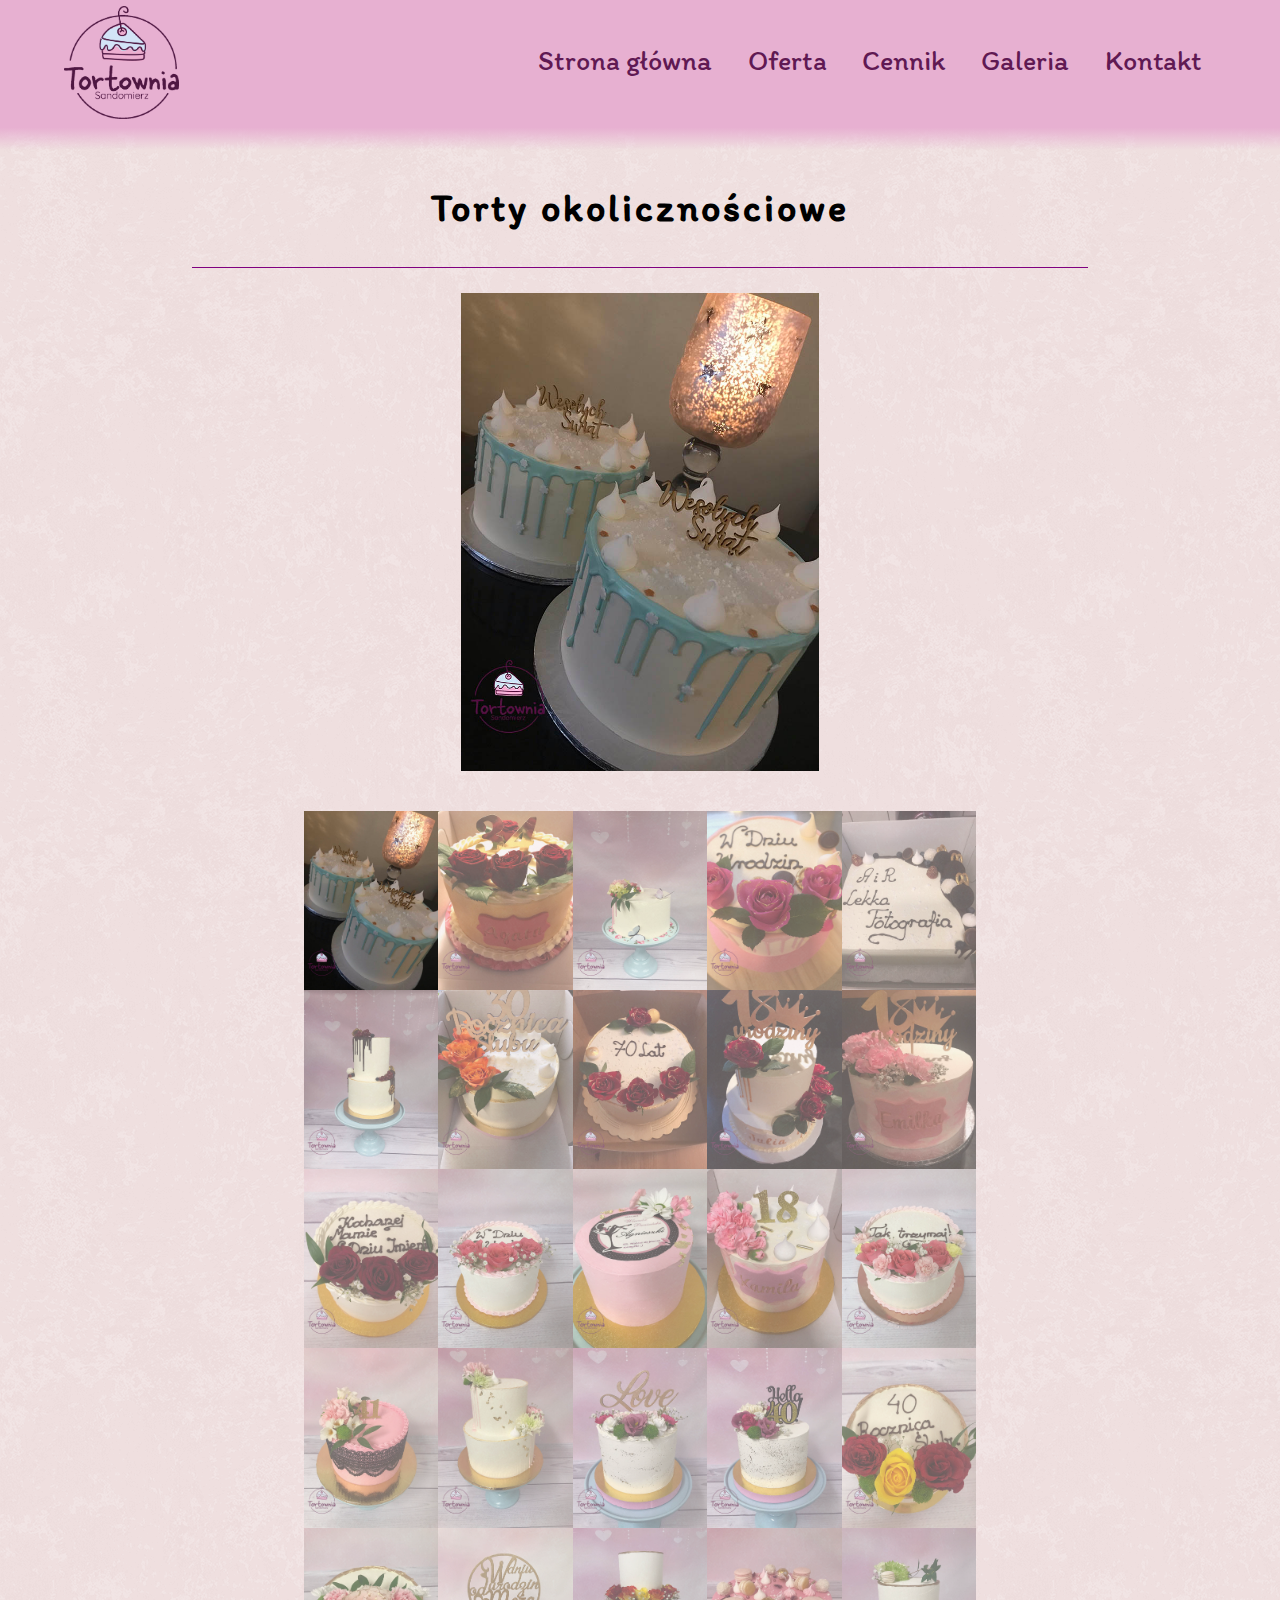
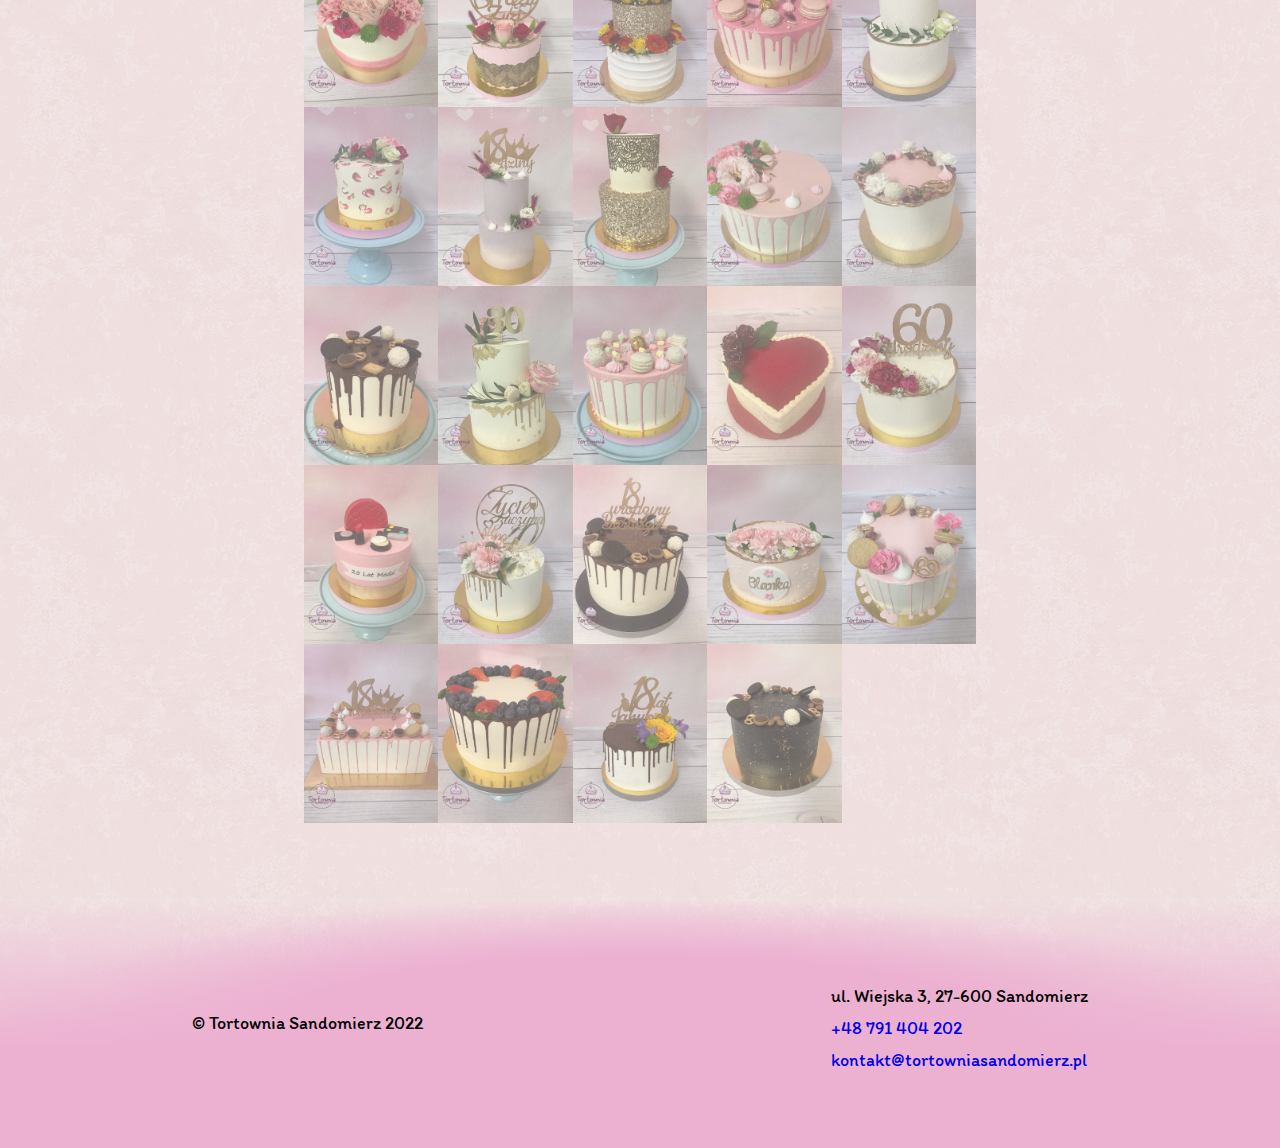
<file: occasional.html>
<!DOCTYPE html>
<html lang="pl">
<head>
    <!-- Favicon from Twemoji -->
    <!-- Copyright 2020 Twitter, Inc and other contributors -->
    <!-- Graphics licensed under CC-BY 4.0: https://creativecommons.org/licenses/by/4.0/ -->
    <meta charset="utf-8">
    <meta name="description" content="Torty urodzinowe, okolicznościowe, komunijne, ślubne oraz ciasta czy inne domowe wypieki. Używamy naturalnych składników.">
    <meta name="keywords" content="Torty, placki, ciasta, wypieki, domowe, naturalne składniki">
    <meta name="viewport" content="width=device-width, initial-scale=1.0">
    <link rel="icon" href="data/img/favicon.ico" type="image/png">
    <meta name="theme-color" content="#ecd0d1">
    <link rel="apple-touch-icon" href="data/img/apple-favicon.png">
    <title>Tortownia Sandomierz | Torty okolicznościowe</title>
    <link rel="stylesheet" type="text/css" href="data/css/header.css"> <!-- Header style -->
    <link rel="stylesheet" type="text/css" href="data/css/gallerycategory.css"> <!-- Category style -->
    <link rel="stylesheet" type="text/css" href="data/css/footer.css"> <!-- Footer style -->
    <link href="https://fonts.googleapis.com/css2?family=Itim&display=swap" rel="stylesheet">
    <link rel="stylesheet" href="https://cdnjs.cloudflare.com/ajax/libs/font-awesome/4.7.0/css/font-awesome.min.css">
    <script src="data/script/menu.js"></script>
    <script src="data/script/gallery.js"></script>
</head>
<body onload="showSlides(slideIndex)">
<div class="content">
    <div class="mobile-opacity" style="display: none;"></div>
    <div class="header">
        <div class="header-wrap">
            <div class="header-logo"></div>
            <div class="hamburger-button" onclick="menusetting(0)">
                <i class="fa fa-bars" aria-hidden="true"></i>
            </div>
            <div class="buttons-list">
                <a href="https://tortowniasandomierz.pl/"><div class="main-button">Strona główna</div></a>
                <a href="oferta"><div class="main-button">Oferta</div></a>
                <a href="cennik"><div class="main-button">Cennik</div></a>
                <a href="galeria"><div class="main-button">Galeria</div></a>
                <a href="kontakt"><div class="main-button">Kontakt</div></a>
            </div>
            <div class="mobile" style="display: none;">
                <a href="https://www.tortowniasandomierz.pl"><div class="mobile-button mobile-button-first" style="display: none;" onclick="menusetting(1)">Strona główna</div></a>
                <a href="oferta"><div class="mobile-button" style="display: none;" onclick="menusetting(1)">Oferta</div></a>
                <a href="cennik"><div class="mobile-button" style="display: none;" onclick="menusetting(1)">Cennik</div></a>
                <a href=""><div class="mobile-button" style="display: none;" onclick="menusetting(1)">Galeria</div></a>
                <a href="kontakt"><div class="mobile-button" style="display: none;" onclick="menusetting(1)">Kontakt</div></a>
            </div>
        </div>
    </div>
    <div class="gallery-content">
        <div class="gallery-header">
            <h1> Torty okolicznościowe </h1>
        </div>
        <div class="container">
            <div class="mySlides">
                <img src="data/gallery/img2.jpg" class="mobile-img" alt="Wesołych Świąt">
            </div>
            <div class="mySlides">
                <img src="data/gallery/img5.jpg" class="mobile-img" alt="Róże">
            </div>
            <div class="mySlides">
                <img src="data/gallery/img6.jpg" class="mobile-img" alt="Motyle">
            </div>
            <div class="mySlides">
                <img src="data/gallery/img7.jpg" class="mobile-img" alt="Róże">
            </div>
            <div class="mySlides">
                <img src="data/gallery/img8.jpg" class="mobile-img" alt="Słodycze">
            </div>
            <div class="mySlides">
                <img src="data/gallery/img9.jpg" class="mobile-img" alt="Czekolada">
            </div>
            <div class="mySlides">
                <img src="data/gallery/img10.jpg" class="mobile-img" alt="Róże i bezy">
            </div>
            <div class="mySlides">
                <img src="data/gallery/img13.jpg" class="mobile-img" alt="Róże">
            </div>
            <div class="mySlides">
                <img src="data/gallery/img18.jpg" class="mobile-img" alt="18 urodziny Julia">
            </div>
            <div class="mySlides">
                <img src="data/gallery/img19.jpg" class="mobile-img" alt="18 urodziny Emilia">
            </div>
            <div class="mySlides">
                <img src="data/gallery/img22.jpg" class="mobile-img" alt="Imieniny mamy">
            </div>
            <div class="mySlides">
                <img src="data/gallery/img26.jpg" class="mobile-img" alt="Kwiaty">
            </div>
            <div class="mySlides">
                <img src="data/gallery/img27.jpg" class="mobile-img" alt="Wieczór panieński">
            </div>
            <div class="mySlides">
                <img src="data/gallery/img31.jpg" class="mobile-img" alt="18 lat Kamila">
            </div>
            <div class="mySlides">
                <img src="data/gallery/img32.jpg" class="mobile-img" alt="Tak trzymaj">
            </div>
            <div class="mySlides">
                <img src="data/gallery/img42.jpg" class="mobile-img" alt="41 lat">
            </div>
            <div class="mySlides">
                <img src="data/gallery/img46.jpg" class="mobile-img" alt="Kwiaty">
            </div>
            <div class="mySlides">
                <img src="data/gallery/img50.jpg" class="mobile-img" alt="Love">
            </div>
            <div class="mySlides">
                <img src="data/gallery/img52.jpg" class="mobile-img" alt="Hello 40!">
            </div>
            <div class="mySlides">
                <img src="data/gallery/img54.jpg" class="mobile-img" alt="40 rocznica ślubu">
            </div>
            <div class="mySlides">
                <img src="data/gallery/img56.jpg" class="mobile-img" alt="Kwiaty i liście">
            </div>
            <div class="mySlides">
                <img src="data/gallery/img117.jpg" class="mobile-img" alt="W dniu urodzin">
            </div>
            <div class="mySlides">
                <img src="data/gallery/img58.jpg" class="mobile-img" alt="Kwiaty">
            </div>
            <div class="mySlides">
                <img src="data/gallery/img63.jpg" class="mobile-img" alt="Ciastka">
            </div>
            <div class="mySlides">
                <img src="data/gallery/img64.jpg" class="mobile-img" alt="Trawa">
            </div>
            <div class="mySlides">
                <img src="data/gallery/img66.jpg" class="mobile-img" alt="Róże truskawki">
            </div>
            <div class="mySlides">
                <img src="data/gallery/img119.jpg" class="mobile-img" alt="18 urodziny">
            </div>
            <div class="mySlides">
                <img src="data/gallery/img70.jpg" class="mobile-img" alt="Koronka">
            </div>
            <div class="mySlides">
                <img src="data/gallery/img74.jpg" class="mobile-img" alt="Bianka">
            </div>
            <div class="mySlides">
                <img src="data/gallery/img77.jpg" class="mobile-img" alt="Bianki">
            </div>
            <div class="mySlides">
                <img src="data/gallery/img78.jpg" class="mobile-img" alt="Czekoladowe ciastka">
            </div>
            <div class="mySlides">
                <img src="data/gallery/img79.jpg" class="mobile-img" alt="30 lat">
            </div>
            <div class="mySlides">
                <img src="data/gallery/img81.jpg" class="mobile-img" alt="Różowe ciasteczka">
            </div>
            <div class="mySlides">
                <img src="data/gallery/img86.jpg" class="mobile-img" alt="Czerwone serce">
            </div>
            <div class="mySlides">
                <img src="data/gallery/img87.jpg" class="mobile-img" alt="60 urodziny">
            </div>
            <div class="mySlides">
                <img src="data/gallery/img89.jpg" class="mobile-img" alt="25 lat Madzi">
            </div>
            <div class="mySlides">
                <img src="data/gallery/img90.jpg" class="mobile-img" alt="Życie zaczyna się po 40">
            </div>
            <div class="mySlides">
                <img src="data/gallery/img91.jpg" class="mobile-img" alt="18 urodziny Bartosza">
            </div>
            <div class="mySlides">
                <img src="data/gallery/img92.jpg" class="mobile-img" alt="Blanka">
            </div>
            <div class="mySlides">
                <img src="data/gallery/img93.jpg" class="mobile-img" alt="Ciasteczka">
            </div>
            <div class="mySlides">
                <img src="data/gallery/img95.jpg" class="mobile-img" alt="18 urodziny">
            </div>
            <div class="mySlides">
                <img src="data/gallery/img99.jpg" class="mobile-img" alt="Owoce">
            </div>
            <div class="mySlides">
                <img src="data/gallery/img110.jpg" class="mobile-img" alt="18 lat Jakuba">
            </div>
            <div class="mySlides">
                <img src="data/gallery/img112.jpg" class="mobile-img" alt="Czekoladowe ciastka">
            </div>

            <div class="row">
                <div class="column">
                    <img class="demo cursor" src="data/gallery/img2.jpg" style="width:100%" onclick="currentSlide(1)" alt="Wesołych Świąt">
                </div>
                <div class="column">
                    <img class="demo cursor" src="data/gallery/img5.jpg" style="width:100%" onclick="currentSlide(2)" alt="Róże">
                </div>
                <div class="column">
                    <img class="demo cursor" src="data/gallery/img6.jpg" style="width:100%" onclick="currentSlide(3)" alt="Motyle">
                </div>
                <div class="column">
                    <img class="demo cursor" src="data/gallery/img7.jpg" style="width:100%" onclick="currentSlide(4)" alt="W dniu urodzin">
                </div>
                <div class="column">
                    <img class="demo cursor" src="data/gallery/img8.jpg" style="width:100%" onclick="currentSlide(5)" alt="Słodycze">
                </div>
                <div class="column">
                    <img class="demo cursor" src="data/gallery/img9.jpg" style="width:100%" onclick="currentSlide(6)" alt="Czekolada">
                </div>
                <div class="column">
                    <img class="demo cursor" src="data/gallery/img10.jpg" style="width:100%" onclick="currentSlide(7)" alt="Róże i bezy">
                </div>
                <div class="column">
                    <img class="demo cursor" src="data/gallery/img13.jpg" style="width:100%" onclick="currentSlide(8)" alt="Róże">
                </div>
                <div class="column">
                    <img class="demo cursor" src="data/gallery/img18.jpg" style="width:100%" onclick="currentSlide(9)" alt="18 urodziny Julia">
                </div>
                <div class="column">
                    <img class="demo cursor" src="data/gallery/img19.jpg" style="width:100%" onclick="currentSlide(10)" alt="18 urodziny Emilia">
                </div>
                <div class="column">
                    <img class="demo cursor" src="data/gallery/img22.jpg" style="width:100%" onclick="currentSlide(11)" alt="Imieniny Mamy">
                </div>
                <div class="column">
                    <img class="demo cursor" src="data/gallery/img26.jpg" style="width:100%" onclick="currentSlide(12)" alt="Kwiaty">
                </div>
                <div class="column">
                    <img class="demo cursor" src="data/gallery/img27.jpg" style="width:100%" onclick="currentSlide(13)" alt="Wieczór Panieński">
                </div>
                <div class="column">
                    <img class="demo cursor" src="data/gallery/img31.jpg" style="width:100%" onclick="currentSlide(14)" alt="18 lat Kamila">
                </div>
                <div class="column">
                    <img class="demo cursor" src="data/gallery/img32.jpg" style="width:100%" onclick="currentSlide(15)" alt="Tak trzymaj">
                </div>
                <div class="column">
                    <img class="demo cursor" src="data/gallery/img42.jpg" style="width:100%" onclick="currentSlide(16)" alt="41 lat">
                </div>
                <div class="column">
                    <img class="demo cursor" src="data/gallery/img46.jpg" style="width:100%" onclick="currentSlide(17)" alt="Kwiaty">
                </div>
                <div class="column">
                    <img class="demo cursor" src="data/gallery/img50.jpg" style="width:100%" onclick="currentSlide(18)" alt="Love">
                </div>
                <div class="column">
                    <img class="demo cursor" src="data/gallery/img52.jpg" style="width:100%" onclick="currentSlide(19)" alt="Hello 40">
                </div>
                <div class="column">
                    <img class="demo cursor" src="data/gallery/img54.jpg" style="width:100%" onclick="currentSlide(20)" alt="40 rocznica ślubu">
                </div>
                <div class="column">
                    <img class="demo cursor" src="data/gallery/img56.jpg" style="width:100%" onclick="currentSlide(21)" alt="Kwiaty i liście">
                </div>
                <div class="column">
                    <img class="demo cursor" src="data/gallery/img117.jpg" style="width:100%" onclick="currentSlide(22)" alt="W dniu urodzin">
                </div>
                <div class="column">
                    <img class="demo cursor" src="data/gallery/img58.jpg" style="width:100%" onclick="currentSlide(23)" alt="Kwiaty">
                </div>
                <div class="column">
                    <img class="demo cursor" src="data/gallery/img63.jpg" style="width:100%" onclick="currentSlide(24)" alt="Ciastka">
                </div>
                <div class="column">
                    <img class="demo cursor" src="data/gallery/img64.jpg" style="width:100%" onclick="currentSlide(25)" alt="Trawa">
                </div>
                <div class="column">
                    <img class="demo cursor" src="data/gallery/img66.jpg" style="width:100%" onclick="currentSlide(26)" alt="Róże truskawki">
                </div>
                <div class="column">
                    <img class="demo cursor" src="data/gallery/img119.jpg" style="width:100%" onclick="currentSlide(27)" alt="18 urodziny">
                </div>
                <div class="column">
                    <img class="demo cursor" src="data/gallery/img70.jpg" style="width:100%" onclick="currentSlide(28)" alt="Koronka">
                </div>
                <div class="column">
                    <img class="demo cursor" src="data/gallery/img74.jpg" style="width:100%" onclick="currentSlide(29)" alt="Bianka">
                </div>
                <div class="column">
                    <img class="demo cursor" src="data/gallery/img77.jpg" style="width:100%" onclick="currentSlide(30)" alt="Bianki">
                </div>
                <div class="column">
                    <img class="demo cursor" src="data/gallery/img78.jpg" style="width:100%" onclick="currentSlide(31)" alt="Czekoladowe ciastka">
                </div>
                <div class="column">
                    <img class="demo cursor" src="data/gallery/img79.jpg" style="width:100%" onclick="currentSlide(32)" alt="30 lat">
                </div>
                <div class="column">
                    <img class="demo cursor" src="data/gallery/img81.jpg" style="width:100%" onclick="currentSlide(33)" alt="Różowe ciasteczka">
                </div>
                <div class="column">
                    <img class="demo cursor" src="data/gallery/img86.jpg" style="width:100%" onclick="currentSlide(34)" alt="Czerwone serce">
                </div>
                <div class="column">
                    <img class="demo cursor" src="data/gallery/img87.jpg" style="width:100%" onclick="currentSlide(35)" alt="60 urodziny">
                </div>
                <div class="column">
                    <img class="demo cursor" src="data/gallery/img89.jpg" style="width:100%" onclick="currentSlide(36)" alt="25 lat Madzi">
                </div>
                <div class="column">
                    <img class="demo cursor" src="data/gallery/img90.jpg" style="width:100%" onclick="currentSlide(37)" alt="Życie zaczyna się po 40">
                </div>
                <div class="column">
                    <img class="demo cursor" src="data/gallery/img91.jpg" style="width:100%" onclick="currentSlide(38)" alt="18 urodziny Bartosza">
                </div>
                <div class="column">
                    <img class="demo cursor" src="data/gallery/img92.jpg" style="width:100%" onclick="currentSlide(39)" alt="Blanka">
                </div>
                <div class="column">
                    <img class="demo cursor" src="data/gallery/img93.jpg" style="width:100%" onclick="currentSlide(40)" alt="Ciasteczka">
                </div>
                <div class="column">
                    <img class="demo cursor" src="data/gallery/img95.jpg" style="width:100%" onclick="currentSlide(41)" alt="18 urodziny">
                </div>
                <div class="column">
                    <img class="demo cursor" src="data/gallery/img99.jpg" style="width:100%" onclick="currentSlide(42)" alt="Owoce">
                </div>
                <div class="column">
                    <img class="demo cursor" src="data/gallery/img110.jpg" style="width:100%" onclick="currentSlide(43)" alt="18 lat Jakuba">
                </div>
                <div class="column">
                    <img class="demo cursor" src="data/gallery/img112.jpg" style="width:100%" onclick="currentSlide(44)" alt="Czekoladowe ciastka">
                </div>
            </div>
        </div>
    </div>
    <div class="footer">
        <div class="footer-wrap">
            <div class="firm-footer">&copy; Tortownia Sandomierz 2022</div>
            <div class="firm-footer"><iframe src="https://www.facebook.com/plugins/page.php?href=https%3A%2F%2Fwww.facebook.com%2FTortownia-Sandomierz-105582241612151%2F&tabs&width=340&height=70&small_header=true&adapt_container_width=true&hide_cover=false&show_facepile=true&appId=262870422132228" width="340" height="70" style="border:none;overflow:hidden" scrolling="no" frameborder="0" allowfullscreen="true" allow="autoplay; clipboard-write; encrypted-media; picture-in-picture; web-share"></iframe></div>
            <div class="firm-footer">
                <div class="address-footer">ul. Wiejska 3, 27-600 Sandomierz</div>
                <div class="address-footer"><a href="tel:+48791404202">+48 791 404 202</a></div>
                <div class="address-footer"><a href="mailto:kontakt@tortowniasandomierz.pl">kontakt@tortowniasandomierz.pl</a></div>
            </div>
        </div>
    </div>
</div>
</body>
</html>
</file>
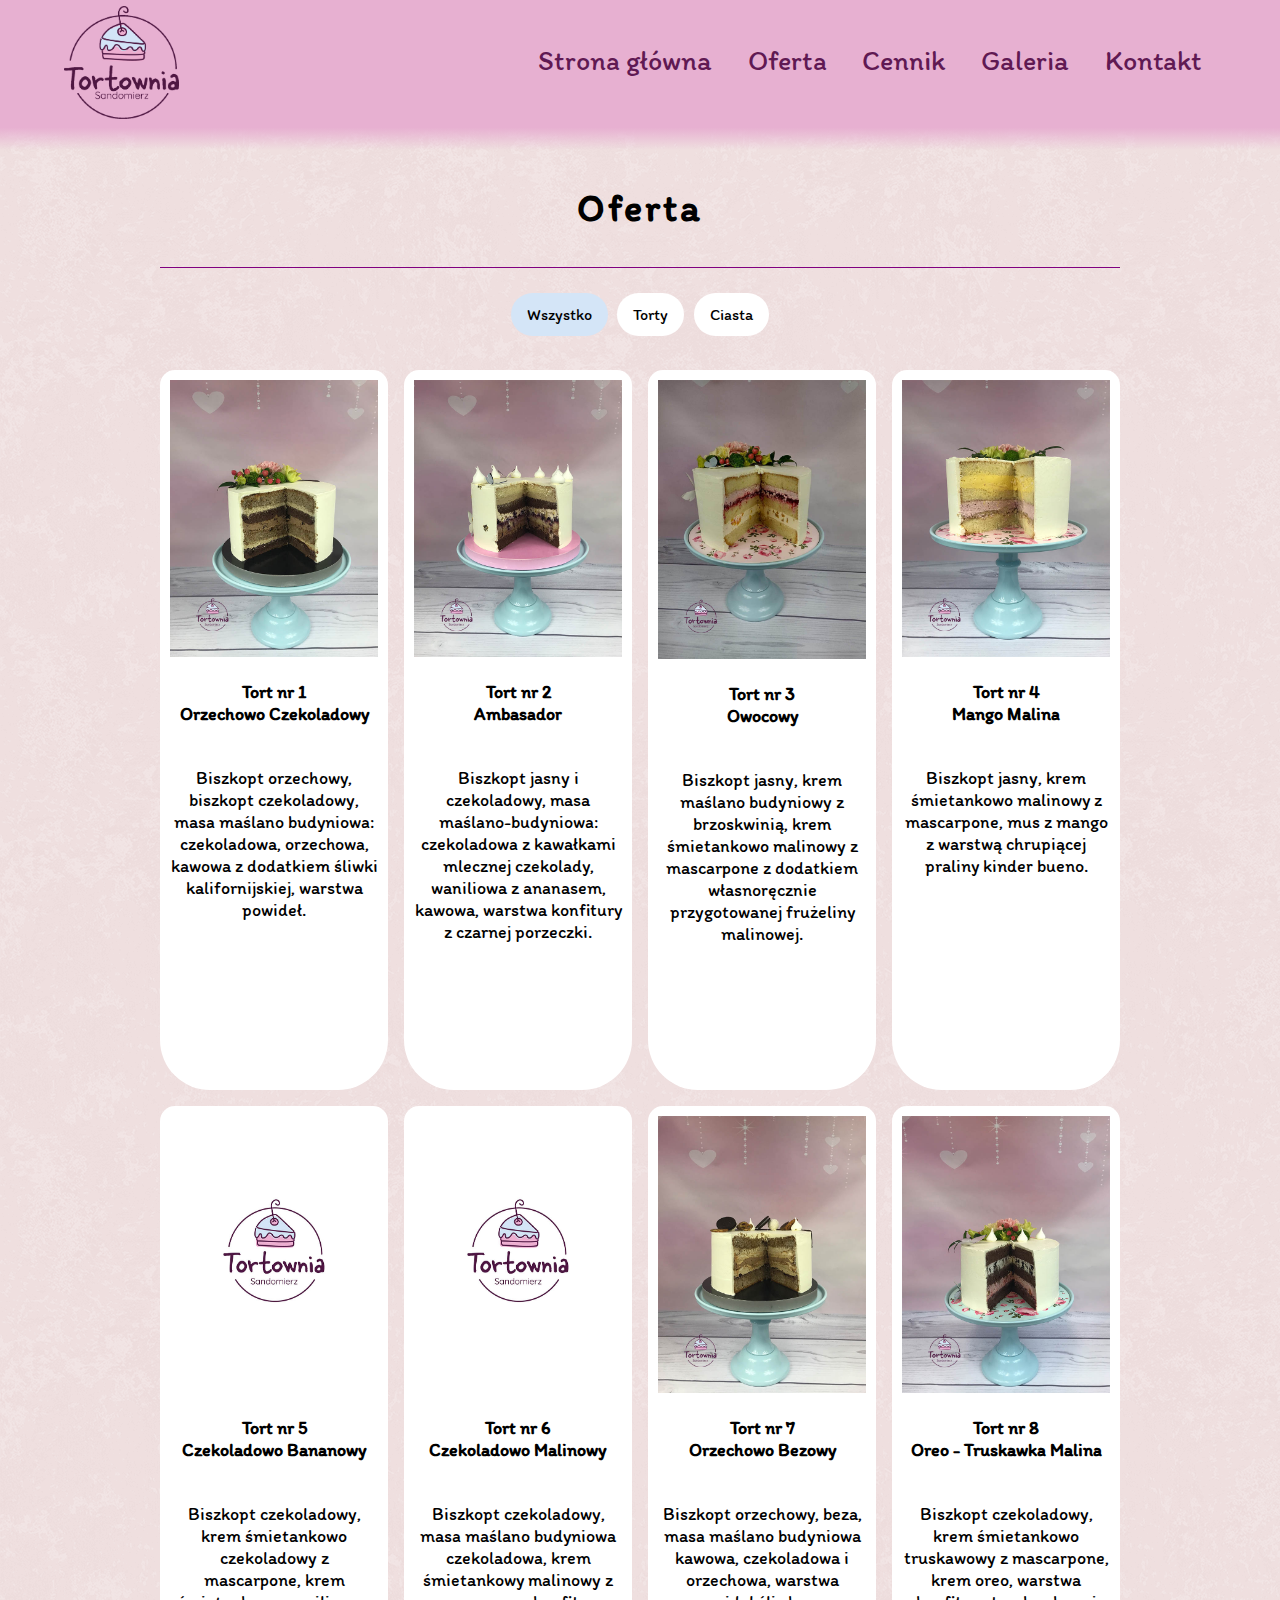
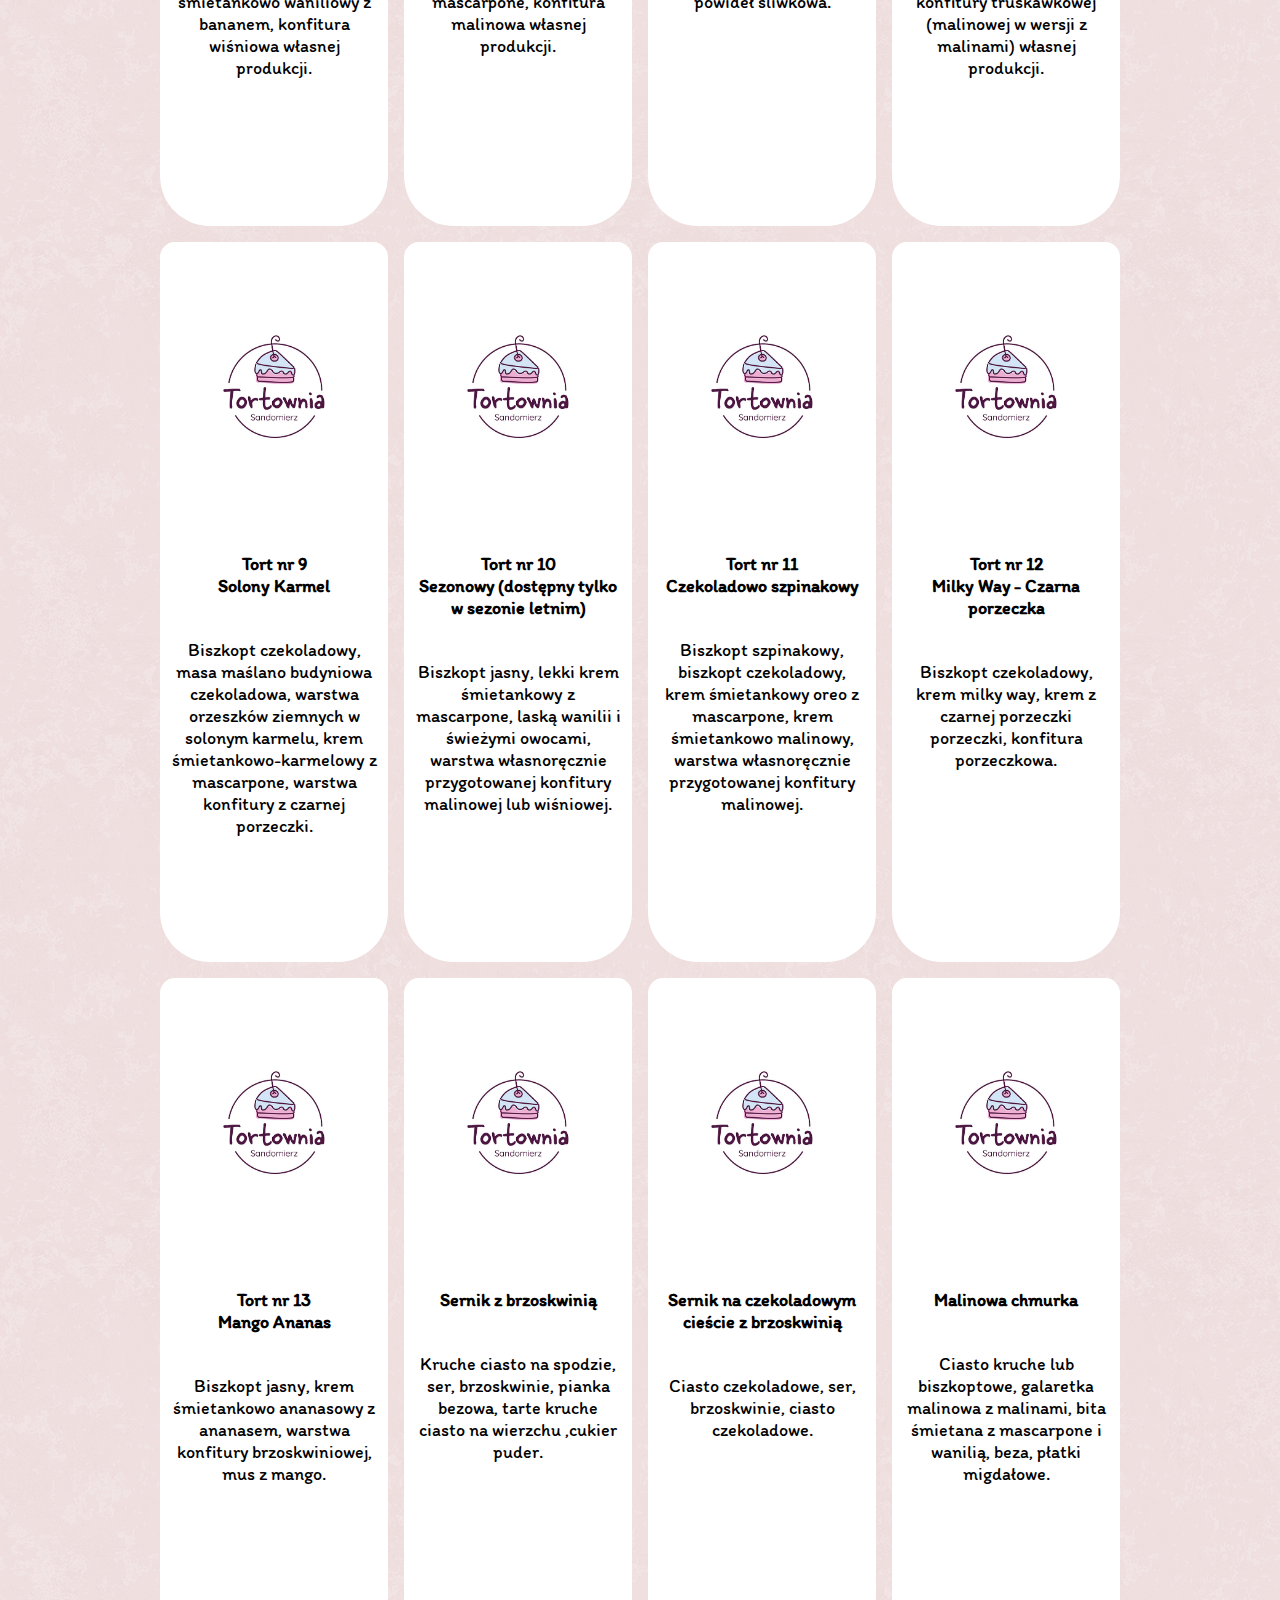
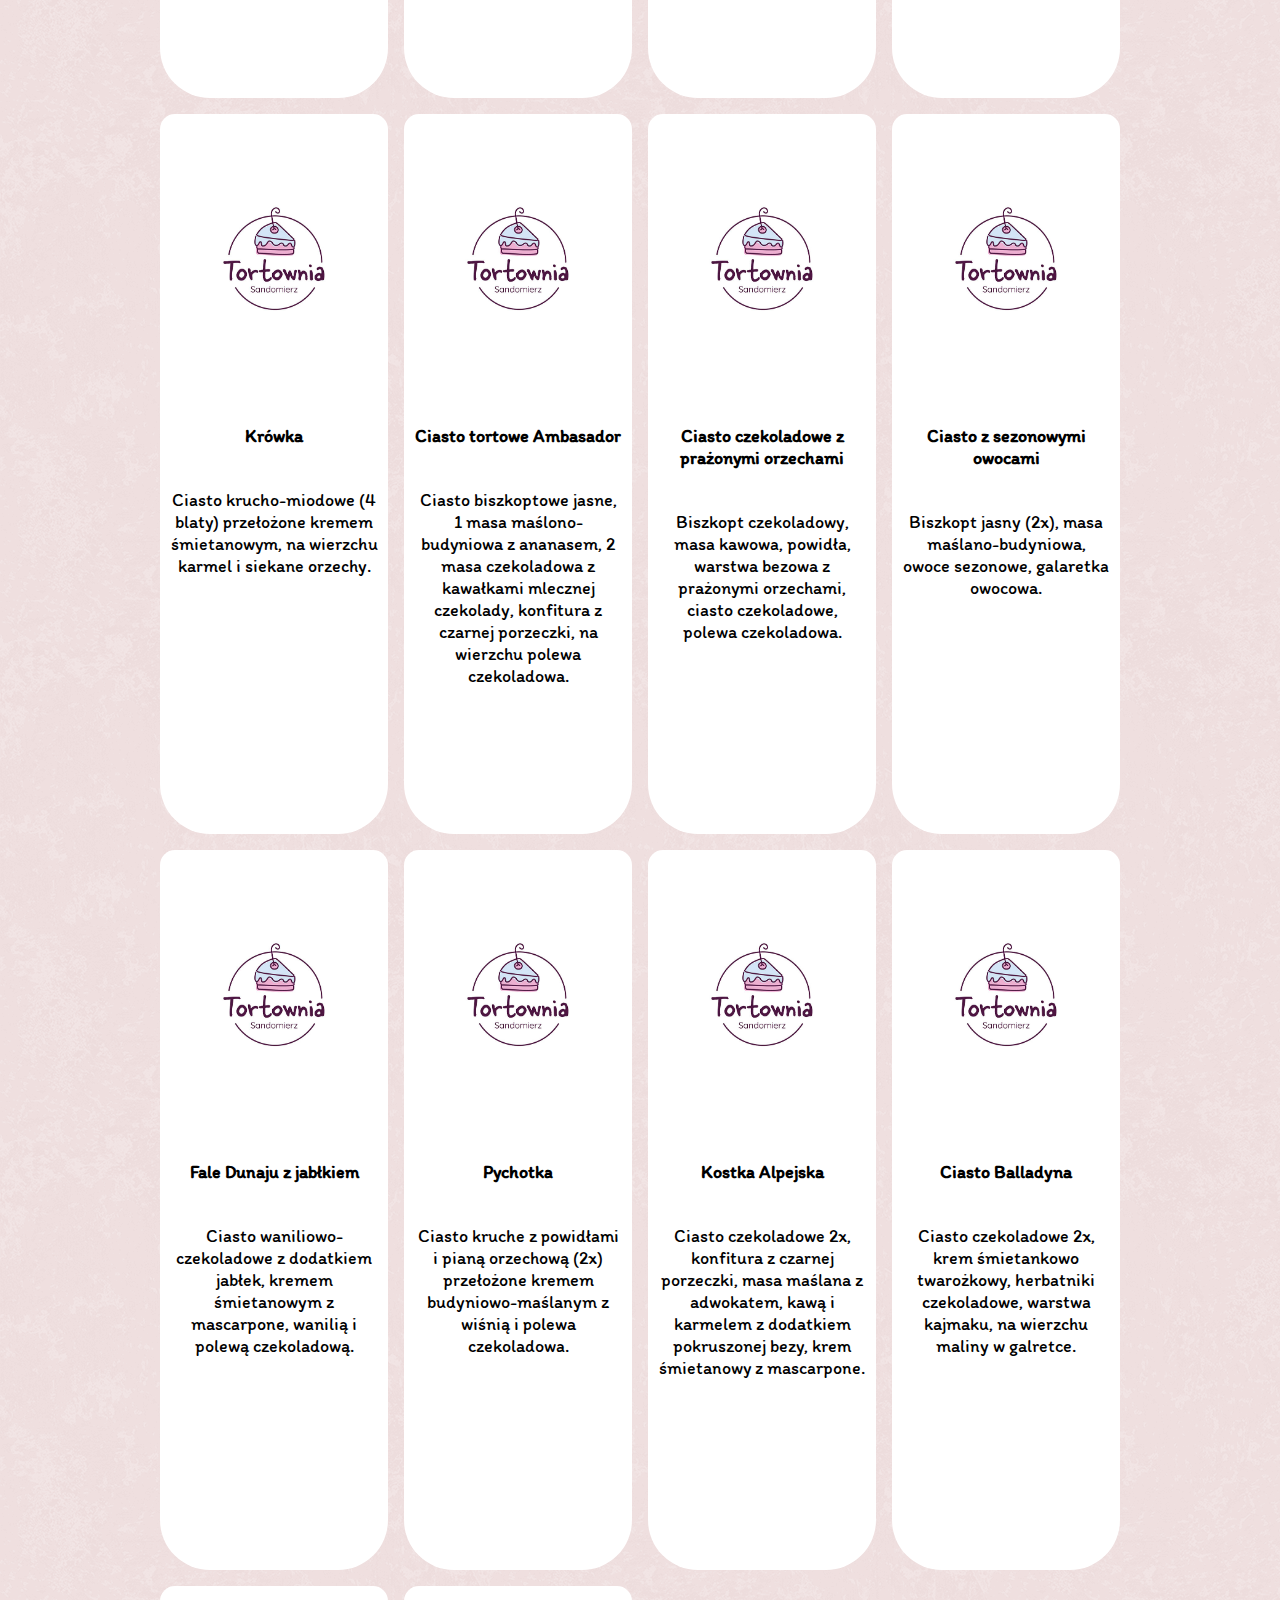
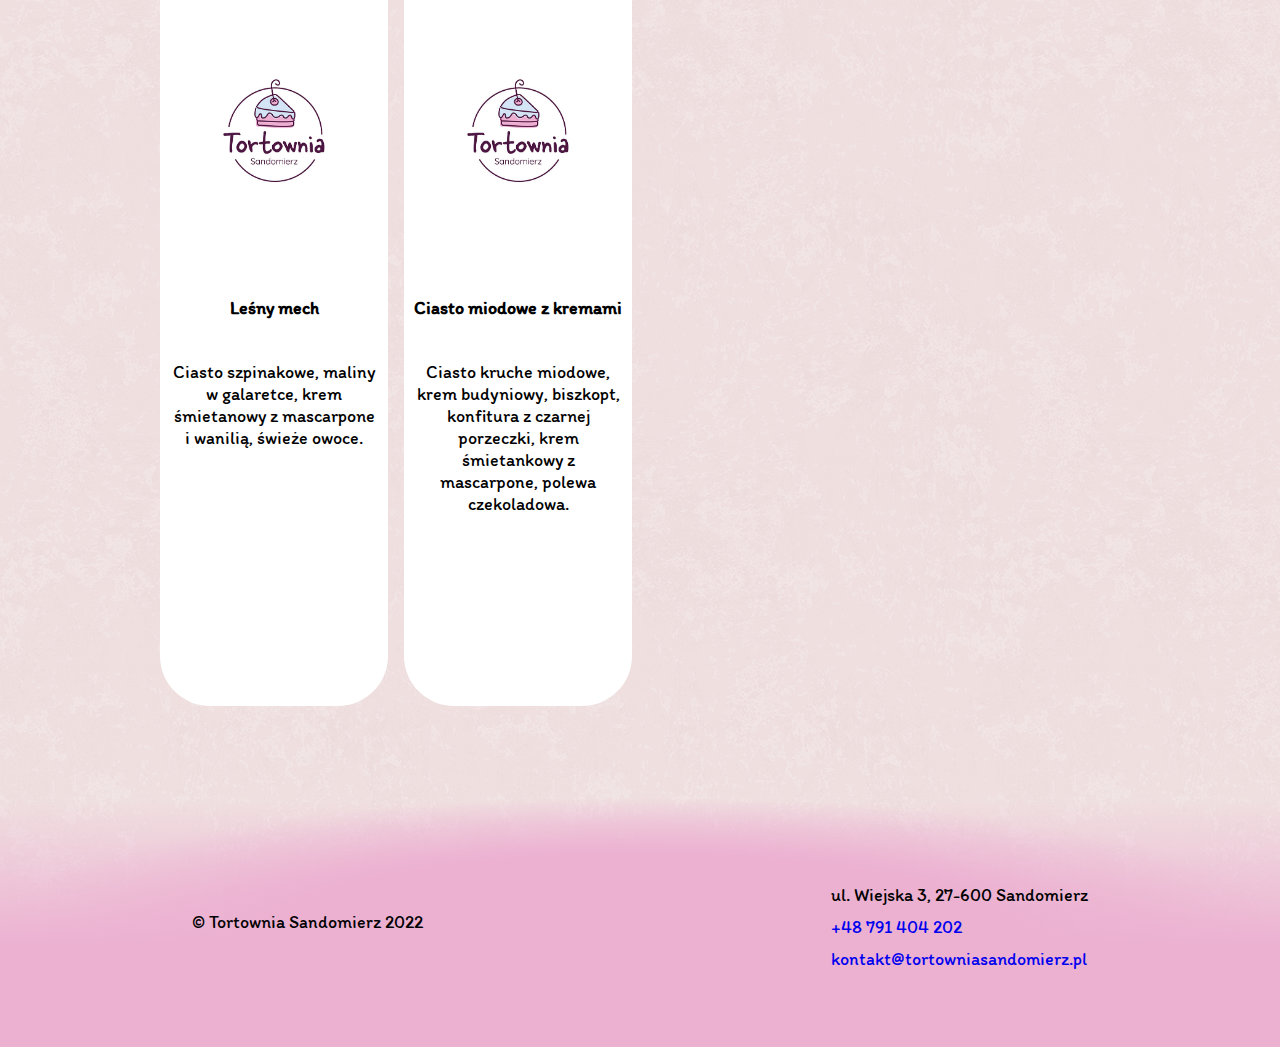
<file: offer.html>
<!DOCTYPE html>
<html lang="pl">
    <head>
        <!-- Favicon from Twemoji -->
        <!-- Copyright 2020 Twitter, Inc and other contributors -->
        <!-- Graphics licensed under CC-BY 4.0: https://creativecommons.org/licenses/by/4.0/ -->
        <meta charset="utf-8">
        <meta name="description" content="Torty urodzinowe, okolicznościowe, komunijne, ślubne oraz ciasta czy inne domowe wypieki. Używamy naturalnych składników.">
        <meta name="keywords" content="Torty, placki, ciasta, wypieki, domowe, naturalne składniki">
        <meta name="viewport" content="width=device-width, initial-scale=1.0">
        <link rel="icon" href="data/img/favicon.ico" type="image/png">
        <link rel="apple-touch-icon" href="data/img/apple-favicon.png">
        <meta name="theme-color" content="#ecd0d1">
        <title>Tortownia Sandomierz | Oferta</title>
        <link rel="stylesheet" type="text/css" href="data/css/header.css"> <!-- Header style -->
        <link rel="stylesheet" type="text/css" href="data/css/offer.css"> <!-- Index style -->
        <link rel="stylesheet" type="text/css" href="data/css/footer.css"> <!-- Footer style -->
        <link href="https://fonts.googleapis.com/css2?family=Itim&display=swap" rel="stylesheet">
        <link rel="stylesheet" href="https://cdnjs.cloudflare.com/ajax/libs/font-awesome/4.7.0/css/font-awesome.min.css">
        <script src="data/script/menu.js"></script>
        <script src="data/script/sorting.js"></script>
    </head>
    <body onload="filterSelection('all')">
    <div class="content">
        <div class="mobile-opacity" style="display: none;"></div>
        <div class="header">
            <div class="header-wrap">
                <div class="header-logo"></div>
                <div class="hamburger-button" onclick="menusetting(0)">
                    <i class="fa fa-bars" aria-hidden="true"></i>
                </div>
                <div class="buttons-list">
                    <a href="https://tortowniasandomierz.pl/"><div class="main-button">Strona główna</div></a>
                    <a href="oferta"><div class="main-button">Oferta</div></a>
                    <a href="cennik"><div class="main-button">Cennik</div></a>
                    <a href="galeria"><div class="main-button">Galeria</div></a>
                    <a href="kontakt"><div class="main-button">Kontakt</div></a>
                </div>
                <div class="mobile" style="display: none;">
                    <a href="https://www.tortowniasandomierz.pl"><div class="mobile-button mobile-button-first" style="display: none;" onclick="menusetting(1)">Strona główna</div></a>
                    <a href="oferta"><div class="mobile-button" style="display: none;" onclick="menusetting(1)">Oferta</div></a>
                    <a href="cennik"><div class="mobile-button" style="display: none;" onclick="menusetting(1)">Cennik</div></a>
                    <a href="galeria"><div class="mobile-button" style="display: none;" onclick="menusetting(1)">Galeria</div></a>
                    <a href="kontakt"><div class="mobile-button" style="display: none;" onclick="menusetting(1)">Kontakt</div></a>
                </div>
            </div>
        </div>
        <div class="offer-content">
            <div class="offer-header">
                <h1> Oferta </h1>
            </div>
            <div id="sortButtonContainer">
                <button class="sort-button active" onclick="filterSelection('all')">Wszystko</button>
                <button class="sort-button" onclick="filterSelection('cake')">Torty</button>
                <button class="sort-button" onclick="filterSelection('pie')">Ciasta</button>
            </div>
            <div class="row">
                <div class="column cake">
                    <div class="offers ck">
                        <img src="data/gallery/tort1.jpg" alt="Tort nr 1" style="width:100%">
                        <h4>Tort nr 1 <br>
                        Orzechowo Czekoladowy
                        </h4>
                        <p>Biszkopt orzechowy, biszkopt czekoladowy, masa maślano budyniowa:
                            czekoladowa, orzechowa, kawowa z dodatkiem śliwki kalifornijskiej,
                            warstwa powideł.</p>
                    </div>
                </div>
                <div class="column cake">
                    <div class="offers ck">
                        <img src="data/gallery/tort2.jpg" alt="Tort nr 2" style="width:100%">
                        <h4>Tort nr 2 <br>
                        Ambasador
                        </h4>
                        <p>Biszkopt jasny i czekoladowy, masa maślano-budyniowa: czekoladowa
                            z kawałkami mlecznej czekolady, waniliowa z ananasem, kawowa,
                            warstwa konfitury z czarnej porzeczki.
                        </p>
                    </div>
                </div>
                <div class="column cake">
                    <div class="offers ck">
                        <img src="data/gallery/tort3.jpg" alt="Tort nr 3" style="width:100%">
                        <h4>Tort nr 3 <br>
                        Owocowy
                        </h4>
                        <p>Biszkopt jasny, krem maślano budyniowy z brzoskwinią, krem śmietankowo
                        malinowy z mascarpone z dodatkiem własnoręcznie przygotowanej frużeliny
                        malinowej.</p>
                    </div>
                </div>
                <div class="column cake">
                    <div class="offers ck">
                        <img src="data/gallery/tort4.jpg" alt="Tort nr 4" style="width:100%">
                        <h4>Tort nr 4 <br>
                        Mango Malina
                        </h4>
                        <p>Biszkopt jasny, krem śmietankowo malinowy z mascarpone, mus z mango
                        z warstwą chrupiącej praliny kinder bueno.</p>
                    </div>
                </div>
                <div class="column cake">
                    <div class="offers ck">
                        <img src="data/img/logo2.jpg" alt="Tort nr 5" style="width:100%">
                        <h4>Tort nr 5 <br>
                        Czekoladowo Bananowy
                        </h4>
                        <p>Biszkopt czekoladowy, krem śmietankowo czekoladowy z mascarpone, krem
                        śmietankowo waniliowy z bananem, konfitura wiśniowa własnej produkcji.</p>
                    </div>
                </div>
                <div class="column cake">
                    <div class="offers ck">
                        <img src="data/img/logo2.jpg" alt="Tort nr 6" style="width:100%">
                        <h4>Tort nr 6 <br>
                        Czekoladowo Malinowy
                        </h4>
                        <p>Biszkopt czekoladowy, masa maślano budyniowa czekoladowa, krem śmietankowy
                        malinowy z mascarpone, konfitura malinowa własnej produkcji.</p>
                    </div>
                </div>
                <div class="column cake">
                    <div class="offers ck">
                        <img src="data/gallery/tort7.jpg" alt="Tort nr 7" style="width:100%">
                        <h4>Tort nr 7 <br>
                        Orzechowo Bezowy
                        </h4>
                        <p>Biszkopt orzechowy, beza, masa maślano budyniowa kawowa, czekoladowa i orzechowa,
                        warstwa powideł śliwkowa.</p>
                    </div>
                </div>
                <div class="column cake">
                    <div class="offers ck">
                        <img src="data/gallery/tort8.jpg" alt="Tort nr 8" style="width:100%">
                        <h4>Tort nr 8 <br>
                        Oreo - Truskawka Malina
                        </h4>
                        <p>Biszkopt czekoladowy, krem śmietankowo truskawowy z mascarpone,
                        krem oreo, warstwa konfitury truskawkowej (malinowej w wersji z malinami)
                        własnej produkcji.</p>
                    </div>
                </div>
                <div class="column cake">
                    <div class="offers ck">
                        <img src="data/img/logo2.jpg" alt="Tort nr 9" style="width:100%">
                        <h4>Tort nr 9 <br>
                        Solony Karmel
                        </h4>
                        <p>Biszkopt czekoladowy, masa maślano budyniowa czekoladowa, warstwa orzeszków
                        ziemnych w solonym karmelu, krem śmietankowo-karmelowy z mascarpone, warstwa
                        konfitury z czarnej porzeczki.</p>
                    </div>
                </div>
                <div class="column cake">
                    <div class="offers ck">
                        <img src="data/img/logo2.jpg" alt="Tort nr 10" style="width:100%">
                        <h4>Tort nr 10 <br>
                        Sezonowy (dostępny tylko w sezonie letnim)
                        </h4>
                        <p>Biszkopt jasny, lekki krem śmietankowy z mascarpone, laską wanilii
                        i świeżymi owocami, warstwa własnoręcznie przygotowanej konfitury malinowej
                        lub wiśniowej.</p>
                    </div>
                </div>
                <div class="column cake">
                    <div class="offers ck">
                        <img src="data/img/logo2.jpg" alt="Tort nr 10" style="width:100%">
                        <h4>Tort nr 11 <br>
                            Czekoladowo szpinakowy
                        </h4>
                        <p>Biszkopt szpinakowy, biszkopt czekoladowy, krem śmietankowy
                        oreo z mascarpone, krem śmietankowo malinowy, warstwa własnoręcznie
                        przygotowanej konfitury malinowej.</p>
                    </div>
                </div>
                <div class="column cake">
                    <div class="offers ck">
                        <img src="data/img/logo2.jpg" alt="Tort nr 10" style="width:100%">
                        <h4>Tort nr 12 <br>
                            Milky Way - Czarna porzeczka
                        </h4>
                        <p>Biszkopt czekoladowy, krem milky way, krem z czarnej porzeczki porzeczki,
                            konfitura porzeczkowa.
                        </p>
                    </div>
                </div>
                <div class="column cake">
                    <div class="offers ck">
                        <img src="data/img/logo2.jpg" alt="Tort nr 10" style="width:100%">
                        <h4>Tort nr 13 <br>
                            Mango Ananas
                        </h4>
                        <p>Biszkopt jasny, krem śmietankowo ananasowy z ananasem, warstwa konfitury
                        brzoskwiniowej, mus z mango.</p>
                    </div>
                </div>
                <div class="column pie">
                    <div class="offers pe">
                        <img src="data/img/logo2.jpg" alt="Sernik z brzoskwinią" style="width:100%">
                        <h4>Sernik z brzoskwinią</h4>
                        <p>Kruche ciasto na spodzie, ser, brzoskwinie, pianka bezowa, tarte kruche ciasto na wierzchu
                        ,cukier puder.</p>
                    </div>
                </div>
                <div class="column pie">
                    <div class="offers">
                        <img src="data/img/logo2.jpg" alt="Sernik czekoladowy" style="width:100%">
                        <h4>Sernik na czekoladowym cieście z brzoskwinią</h4>
                        <p>Ciasto czekoladowe, ser, brzoskwinie, ciasto czekoladowe.</p>
                    </div>
                </div>
                <div class="column pie">
                    <div class="offers">
                        <img src="data/img/logo2.jpg" alt="Malinowa chmurka" style="width:100%">
                        <h4>Malinowa chmurka</h4>
                        <p>Ciasto kruche lub biszkoptowe, galaretka malinowa z malinami, bita śmietana z mascarpone i wanilią, beza, płatki migdałowe.</p>
                    </div>
                </div>
                <div class="column pie">
                    <div class="offers">
                        <img src="data/img/logo2.jpg" alt="Krówka" style="width:100%">
                        <h4>Krówka</h4>
                        <p>Ciasto krucho-miodowe (4 blaty) przełożone kremem śmietanowym, na wierzchu karmel i siekane orzechy.</p>
                    </div>
                </div>
                <div class="column pie">
                    <div class="offers">
                        <img src="data/img/logo2.jpg" alt="Ambasador" style="width:100%">
                        <h4>Ciasto tortowe Ambasador</h4>
                        <p>Ciasto biszkoptowe jasne, 1 masa maślono-budyniowa z ananasem, 2 masa czekoladowa z kawałkami mlecznej czekolady,
                        konfitura z czarnej porzeczki, na wierzchu polewa czekoladowa.</p>
                    </div>
                </div>
                <div class="column pie">
                    <div class="offers">
                        <img src="data/img/logo2.jpg" alt="Ciasto tortowe" style="width:100%">
                        <h4>Ciasto czekoladowe z prażonymi orzechami</h4>
                        <p>Biszkopt czekoladowy, masa kawowa, powidła, warstwa bezowa z prażonymi orzechami, ciasto czekoladowe, polewa czekoladowa.</p>
                    </div>
                </div>
                <div class="column pie">
                    <div class="offers">
                        <img src="data/img/logo2.jpg" alt="Ciasto z owocami" style="width:100%">
                        <h4>Ciasto z sezonowymi owocami</h4>
                        <p>Biszkopt jasny (2x), masa maślano-budyniowa, owoce sezonowe, galaretka owocowa.</p>
                    </div>
                </div>
                <div class="column pie">
                    <div class="offers">
                        <img src="data/img/logo2.jpg" alt="Fale dunaju" style="width:100%">
                        <h4>Fale Dunaju z jabłkiem</h4>
                        <p>Ciasto waniliowo-czekoladowe z dodatkiem jabłek, kremem śmietanowym z mascarpone, wanilią i polewą czekoladową.</p>
                    </div>
                </div>
                <div class="column pie">
                    <div class="offers">
                        <img src="data/img/logo2.jpg" alt="Pychotka" style="width:100%">
                        <h4>Pychotka</h4>
                        <p>Ciasto kruche z powidłami i pianą orzechową (2x) przełożone kremem budyniowo-maślanym z wiśnią i polewa czekoladowa.</p>
                    </div>
                </div>
                <div class="column pie">
                    <div class="offers">
                        <img src="data/img/logo2.jpg" alt="Kostka Alpejska" style="width:100%">
                        <h4>Kostka Alpejska</h4>
                        <p>Ciasto czekoladowe 2x, konfitura z czarnej porzeczki, masa maślana z adwokatem, kawą i karmelem z dodatkiem pokruszonej bezy, krem śmietanowy z mascarpone.</p>
                    </div>
                </div>
                <div class="column pie">
                    <div class="offers">
                        <img src="data/img/logo2.jpg" alt="Ciasto Balladyna" style="width:100%">
                        <h4>Ciasto Balladyna</h4>
                        <p>Ciasto czekoladowe 2x, krem śmietankowo twarożkowy, herbatniki czekoladowe, warstwa kajmaku, na wierzchu maliny w galretce.</p>
                    </div>
                </div>
                <div class="column pie">
                    <div class="offers">
                        <img src="data/img/logo2.jpg" alt="Leśny mech" style="width:100%">
                        <h4>Leśny mech</h4>
                        <p>Ciasto szpinakowe, maliny w galaretce, krem śmietanowy z mascarpone i wanilią, świeże owoce.</p>
                    </div>
                </div>
                <div class="column pie">
                    <div class="offers">
                        <img src="data/img/logo2.jpg" alt="Ciasto miodowe z kremami" style="width:100%">
                        <h4>Ciasto miodowe z kremami</h4>
                        <p>Ciasto kruche miodowe, krem budyniowy, biszkopt, konfitura z czarnej porzeczki, krem śmietankowy z mascarpone, polewa czekoladowa.</p>
                    </div>
                </div>
            </div>
        </div>
        <div class="footer">
            <div class="footer-wrap">
                <div class="firm-footer">&copy; Tortownia Sandomierz 2022</div>
                <div class="firm-footer"><iframe src="https://www.facebook.com/plugins/page.php?href=https%3A%2F%2Fwww.facebook.com%2FTortownia-Sandomierz-105582241612151%2F&tabs&width=340&height=70&small_header=true&adapt_container_width=true&hide_cover=false&show_facepile=true&appId=262870422132228" width="340" height="70" style="border:none;overflow:hidden" scrolling="no" frameborder="0" allowfullscreen="true" allow="autoplay; clipboard-write; encrypted-media; picture-in-picture; web-share"></iframe></div>
                <div class="firm-footer">
                    <div class="address-footer">ul. Wiejska 3, 27-600 Sandomierz</div>
                    <div class="address-footer"><a href="tel:+48791404202">+48 791 404 202</a></div>
                    <div class="address-footer"><a href="mailto:kontakt@tortowniasandomierz.pl">kontakt@tortowniasandomierz.pl</a></div>
                </div>
            </div>
        </div>
    </div>
</body>
</html>
</file>
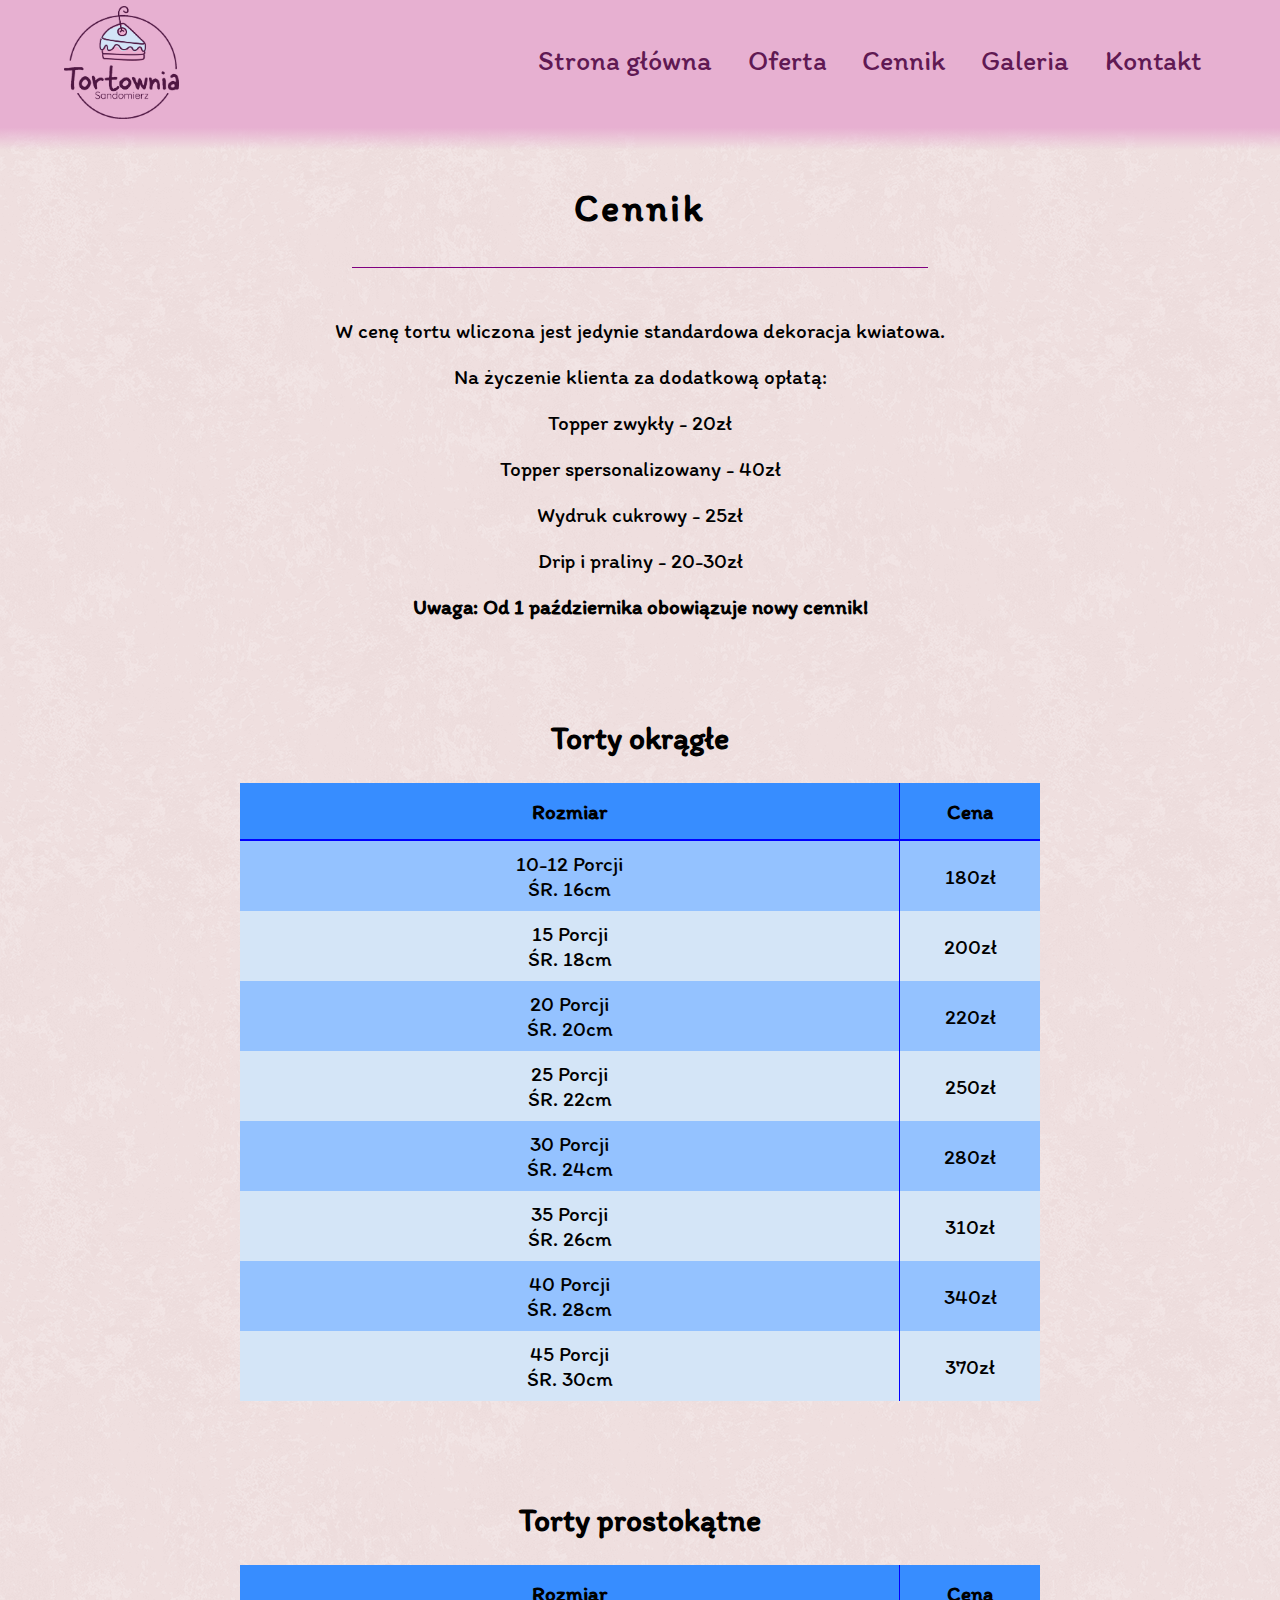
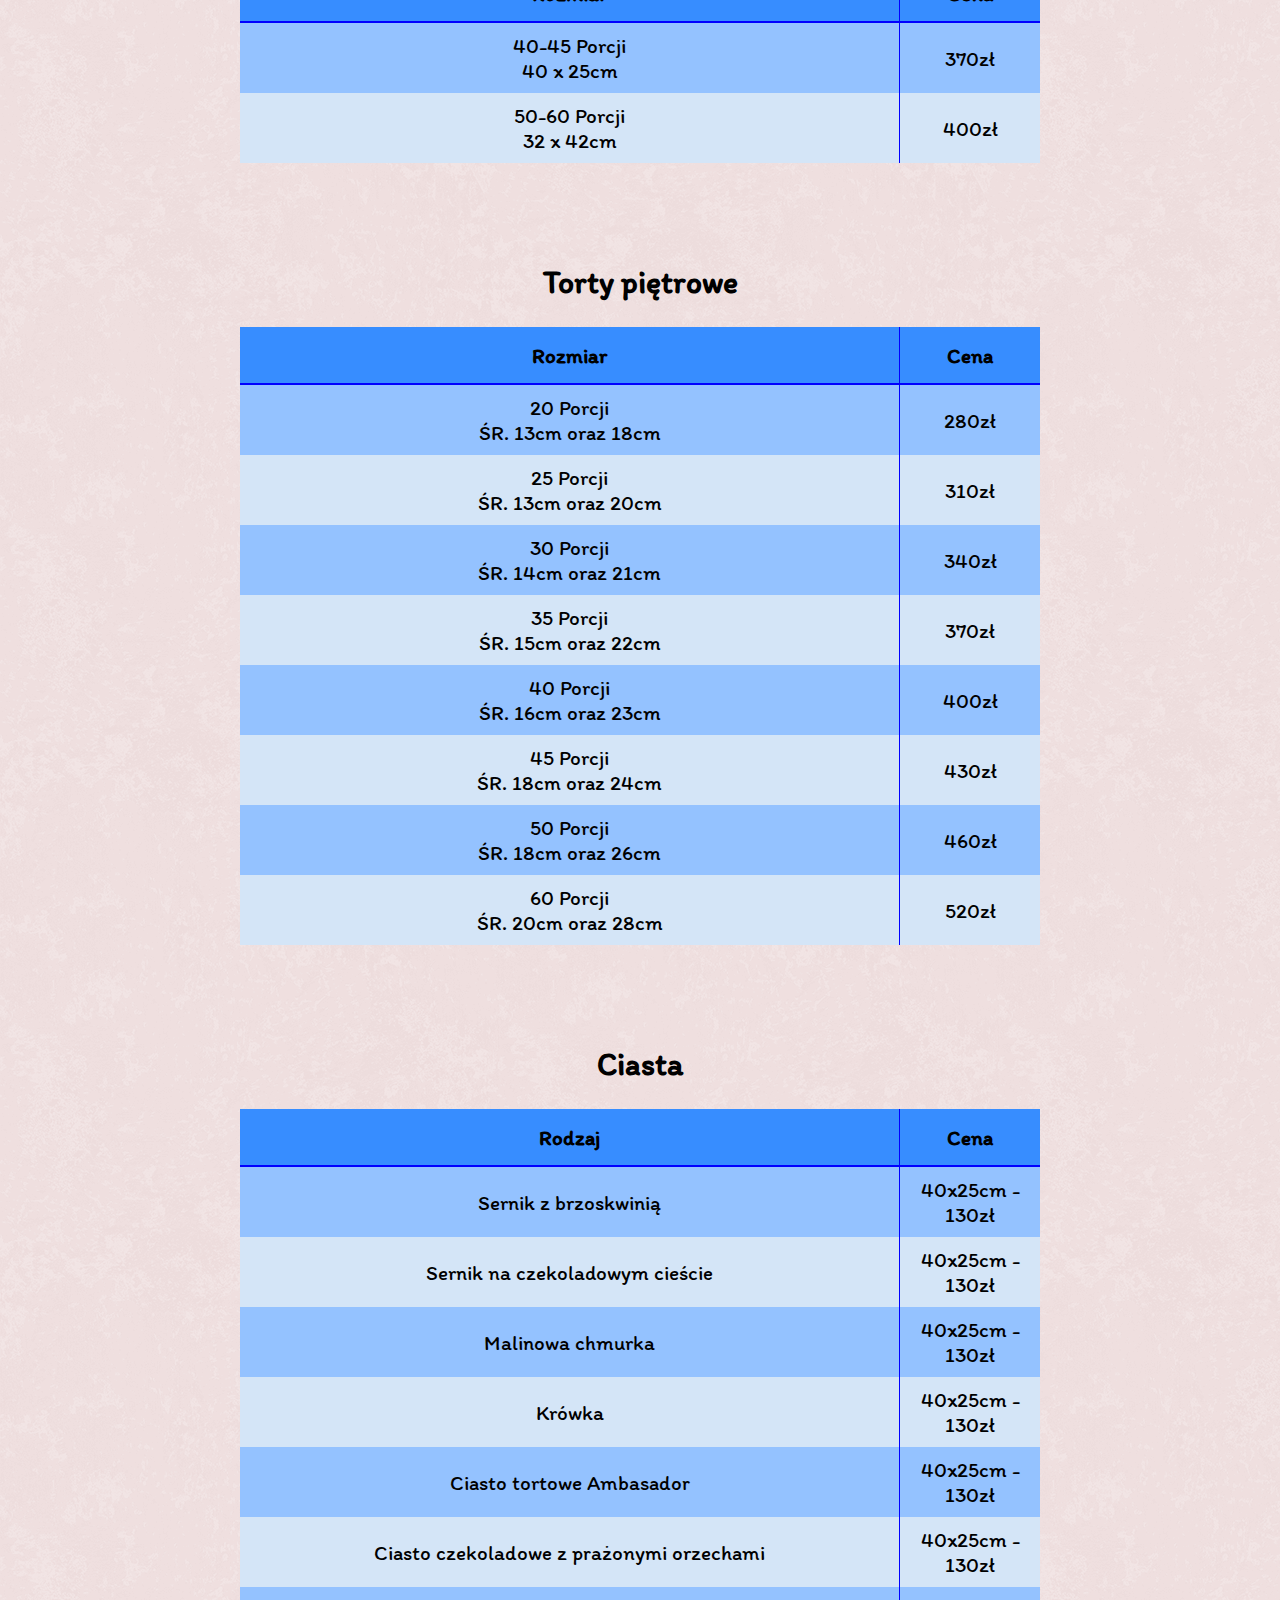
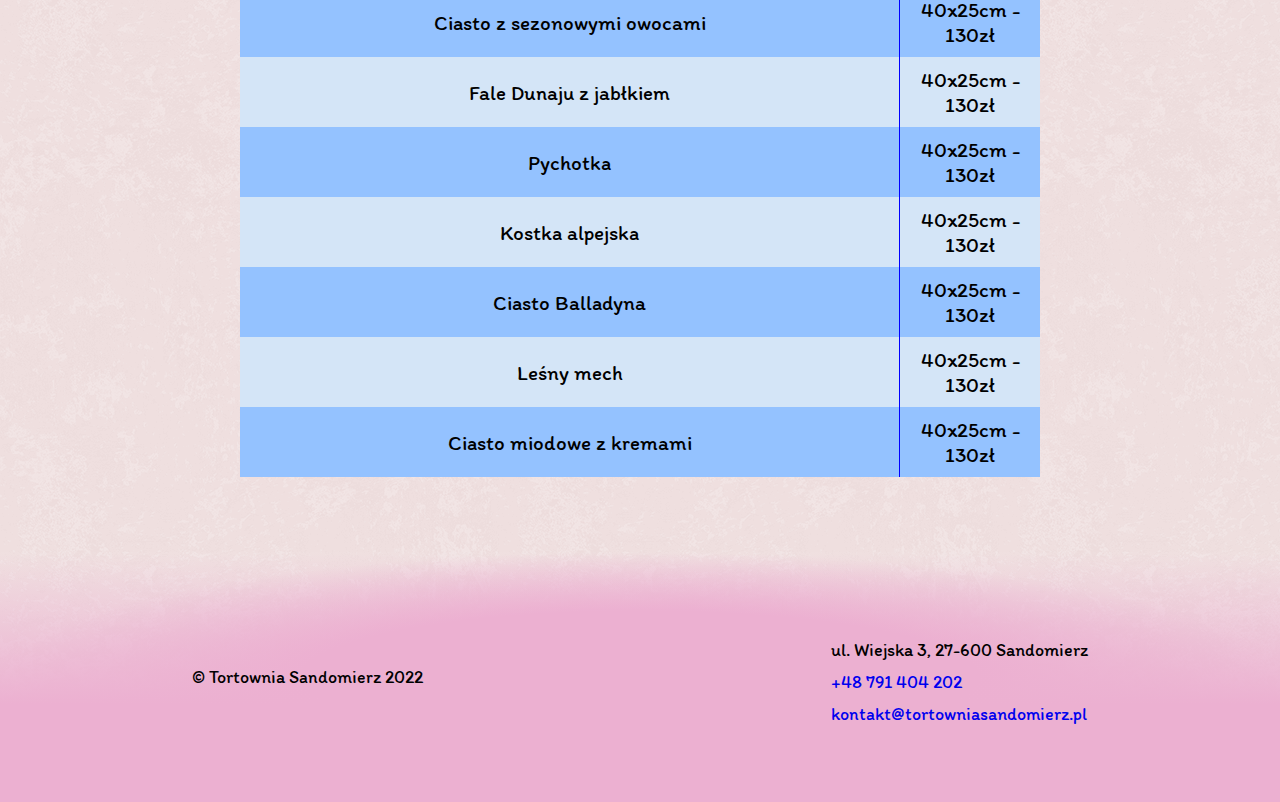
<file: prices.html>
<!DOCTYPE html>
<html lang="pl">
    <head>
        <!-- Favicon from Twemoji -->
        <!-- Copyright 2020 Twitter, Inc and other contributors -->
        <!-- Graphics licensed under CC-BY 4.0: https://creativecommons.org/licenses/by/4.0/ -->
        <meta charset="utf-8">
        <meta name="description" content="Torty urodzinowe, okolicznościowe, komunijne, ślubne oraz ciasta czy inne domowe wypieki. Używamy naturalnych składników.">
        <meta name="keywords" content="Torty, placki, ciasta, wypieki, domowe, naturalne składniki">
        <link rel="icon" href="data/img/favicon.ico" type="image/png">
        <link rel="apple-touch-icon" href="data/img/apple-favicon.png">
        <meta name="viewport" content="width=device-width, initial-scale=1.0">
        <meta name="theme-color" content="#ecd0d1">
        <title>Tortownia Sandomierz | Cennik</title>
        <link rel="stylesheet" type="text/css" href="data/css/header.css"> <!-- Header style -->
        <link rel="stylesheet" type="text/css" href="data/css/prices.css"> <!-- Index style -->
        <link rel="stylesheet" type="text/css" href="data/css/footer.css"> <!-- Footer style -->
        <link rel="preconnect" href="https://fonts.gstatic.com">
        <link href="https://fonts.googleapis.com/css2?family=Itim&display=swap" rel="stylesheet">
        <link rel="stylesheet" href="https://cdnjs.cloudflare.com/ajax/libs/font-awesome/4.7.0/css/font-awesome.min.css">
        <script src="data/script/menu.js"></script>
    </head>
<body>
    <div class="content">
        <div class="mobile-opacity" style="display: none;"></div>
        <div class="header">
            <div class="header-wrap">
                <div class="header-logo"></div>
                <div class="hamburger-button" onclick="menusetting(0)">
                    <i class="fa fa-bars" aria-hidden="true"></i>
                </div>
                <div class="buttons-list">
                    <a href="https://tortowniasandomierz.pl/"><div class="main-button">Strona główna</div></a>
                    <a href="oferta"><div class="main-button">Oferta</div></a>
                    <a href="cennik"><div class="main-button">Cennik</div></a>
                    <a href="galeria"><div class="main-button">Galeria</div></a>
                    <a href="kontakt"><div class="main-button">Kontakt</div></a>
                </div>
                <div class="mobile" style="display: none;">
                    <a href="https://www.tortowniasandomierz.pl"><div class="mobile-button mobile-button-first" style="display: none;" onclick="menusetting(1)">Strona główna</div></a>
                    <a href="oferta"><div class="mobile-button" style="display: none;" onclick="menusetting(1)">Oferta</div></a>
                    <a href="cennik"><div class="mobile-button" style="display: none;" onclick="menusetting(1)">Cennik</div></a>
                    <a href="galeria"><div class="mobile-button" style="display: none;" onclick="menusetting(1)">Galeria</div></a>
                    <a href="kontakt"><div class="mobile-button" style="display: none;" onclick="menusetting(1)">Kontakt</div></a>
                </div>
            </div>
        </div>
        <div class="price-content">
            <div class="prices-header">
                <h1>Cennik</h1>
            </div>
            <div class="prices-text">
                <p>W cenę tortu wliczona jest jedynie standardowa dekoracja kwiatowa.</p>
                <p>Na życzenie klienta za dodatkową opłatą:</p>
                <p>Topper zwykły - 20zł</p>
                <p>Topper spersonalizowany - 40zł</p>
                <p>Wydruk cukrowy - 25zł</p>
                <p>Drip i praliny - 20-30zł</p>
                <p><strong>Uwaga: Od 1 października obowiązuje nowy cennik!</strong></p>
                <h2 style="margin-top: 100px">Torty okrągłe</h2>
                <table class="cake-first">
                    <tbody>
                        <tr>
                            <th>Rozmiar</th>
                            <th>Cena</th>
                        </tr>
                        <tr>
                            <td>10-12 Porcji <br> ŚR. 16cm</td>
                            <td>180zł</td>
                        </tr>
                        <tr>
                            <td>15 Porcji <br> ŚR. 18cm</td>
                            <td>200zł</td>
                        </tr>
                        <tr>
                            <td>20 Porcji <br> ŚR. 20cm</td>
                            <td>220zł</td>
                        </tr>
                        <tr>
                            <td>25 Porcji <br> ŚR. 22cm</td>
                            <td>250zł</td>
                        </tr>
                        <tr>
                            <td>30 Porcji <br> ŚR. 24cm</td>
                            <td>280zł</td>
                        </tr>
                        <tr>
                            <td>35 Porcji <br> ŚR. 26cm</td>
                            <td>310zł</td>
                        </tr>
                        <tr>
                            <td>40 Porcji <br> ŚR. 28cm</td>
                            <td>340zł</td>
                        </tr>
                        <tr>
                            <td>45 Porcji <br> ŚR. 30cm</td>
                            <td>370zł</td>
                        </tr>
                    </tbody>
                </table>
                <h2 style="margin-top: 100px">Torty prostokątne</h2>
                <table class="cake-first">
                    <tbody>
                    <tr>
                        <th>Rozmiar</th>
                        <th>Cena</th>
                    </tr>
                    <tr>
                        <td>40-45 Porcji <br> 40 x 25cm</td>
                        <td>370zł</td>
                    </tr>
                    <tr>
                        <td>50-60 Porcji <br> 32 x 42cm</td>
                        <td>400zł</td>
                    </tr>
                    </tbody>
                </table>
                <h2 style="margin-top: 100px">Torty piętrowe</h2>
                <table class="cake-first">
                    <tbody>
                    <tr>
                        <th>Rozmiar</th>
                        <th>Cena</th>
                    </tr>
                    <tr>
                        <td>20 Porcji <br> ŚR. 13cm oraz 18cm</td>
                        <td>280zł</td>
                    </tr>
                    <tr>
                        <td>25 Porcji <br> ŚR. 13cm oraz 20cm</td>
                        <td>310zł</td>
                    </tr>
                    <tr>
                        <td>30 Porcji <br> ŚR. 14cm oraz 21cm</td>
                        <td>340zł</td>
                    </tr>
                    <tr>
                        <td>35 Porcji <br> ŚR. 15cm oraz 22cm</td>
                        <td>370zł</td>
                    </tr>
                    <tr>
                        <td>40 Porcji <br> ŚR. 16cm oraz 23cm</td>
                        <td>400zł</td>
                    </tr>
                    <tr>
                        <td>45 Porcji <br> ŚR. 18cm oraz 24cm</td>
                        <td>430zł</td>
                    </tr>
                    <tr>
                        <td>50 Porcji <br> ŚR. 18cm oraz 26cm</td>
                        <td>460zł</td>
                    </tr>
                    <tr>
                        <td>60 Porcji <br> ŚR. 20cm oraz 28cm</td>
                        <td>520zł</td>
                    </tr>
                    </tbody>
                </table>
                <h2 style="margin-top: 100px">Ciasta</h2>
                <table class="cake-first">
                    <tbody>
                    <tr>
                        <th>Rodzaj</th>
                        <th>Cena</th>
                    </tr>
                    <tr>
                        <td>Sernik z brzoskwinią</td>
                        <td>40x25cm - 130zł</td>
                    </tr>
                    <tr>
                        <td>Sernik na czekoladowym cieście</td>
                        <td>40x25cm - 130zł</td>
                    </tr>
                    <tr>
                        <td>Malinowa chmurka</td>
                        <td>40x25cm - 130zł</td>
                    </tr>
                    <tr>
                        <td>Krówka</td>
                        <td>40x25cm - 130zł</td>
                    </tr>
                    <tr>
                        <td>Ciasto tortowe Ambasador</td>
                        <td>40x25cm - 130zł</td>
                    </tr>
                    <tr>
                        <td>Ciasto czekoladowe z prażonymi orzechami</td>
                        <td>40x25cm - 130zł</td>
                    </tr>
                    <tr>
                        <td>Ciasto z sezonowymi owocami</td>
                        <td>40x25cm - 130zł</td>
                    </tr>
                    <tr>
                        <td>Fale Dunaju z jabłkiem</td>
                        <td>40x25cm - 130zł</td>
                    </tr>
                    <tr>
                        <td>Pychotka</td>
                        <td>40x25cm - 130zł</td>
                    </tr>
                    <tr>
                        <td>Kostka alpejska</td>
                        <td>40x25cm - 130zł</td>
                    </tr>
                    <tr>
                        <td>Ciasto Balladyna</td>
                        <td>40x25cm - 130zł</td>
                    </tr>
                    <tr>
                        <td>Leśny mech</td>
                        <td>40x25cm - 130zł</td>
                    </tr>
                    <tr>
                        <td>Ciasto miodowe z kremami</td>
                        <td>40x25cm - 130zł</td>
                    </tr>
                    </tbody>
                </table>
            </div>
        </div>
        <div class="footer">
            <div class="footer-wrap">
                <div class="firm-footer">&copy; Tortownia Sandomierz 2022</div>
                <div class="firm-footer"><iframe src="https://www.facebook.com/plugins/page.php?href=https%3A%2F%2Fwww.facebook.com%2FTortownia-Sandomierz-105582241612151%2F&tabs&width=340&height=70&small_header=true&adapt_container_width=true&hide_cover=false&show_facepile=true&appId=262870422132228" width="340" height="70" style="border:none;overflow:hidden" scrolling="no" frameborder="0" allowfullscreen="true" allow="autoplay; clipboard-write; encrypted-media; picture-in-picture; web-share"></iframe></div>
                <div class="firm-footer">
                    <div class="address-footer">ul. Wiejska 3, 27-600 Sandomierz</div>
                    <div class="address-footer"><a href="tel:+48791404202">+48 791 404 202</a></div>
                    <div class="address-footer"><a href="mailto:kontakt@tortowniasandomierz.pl">kontakt@tortowniasandomierz.pl</a></div>
                </div>
            </div>
        </div>
    </div>
</body>
</html>
</file>
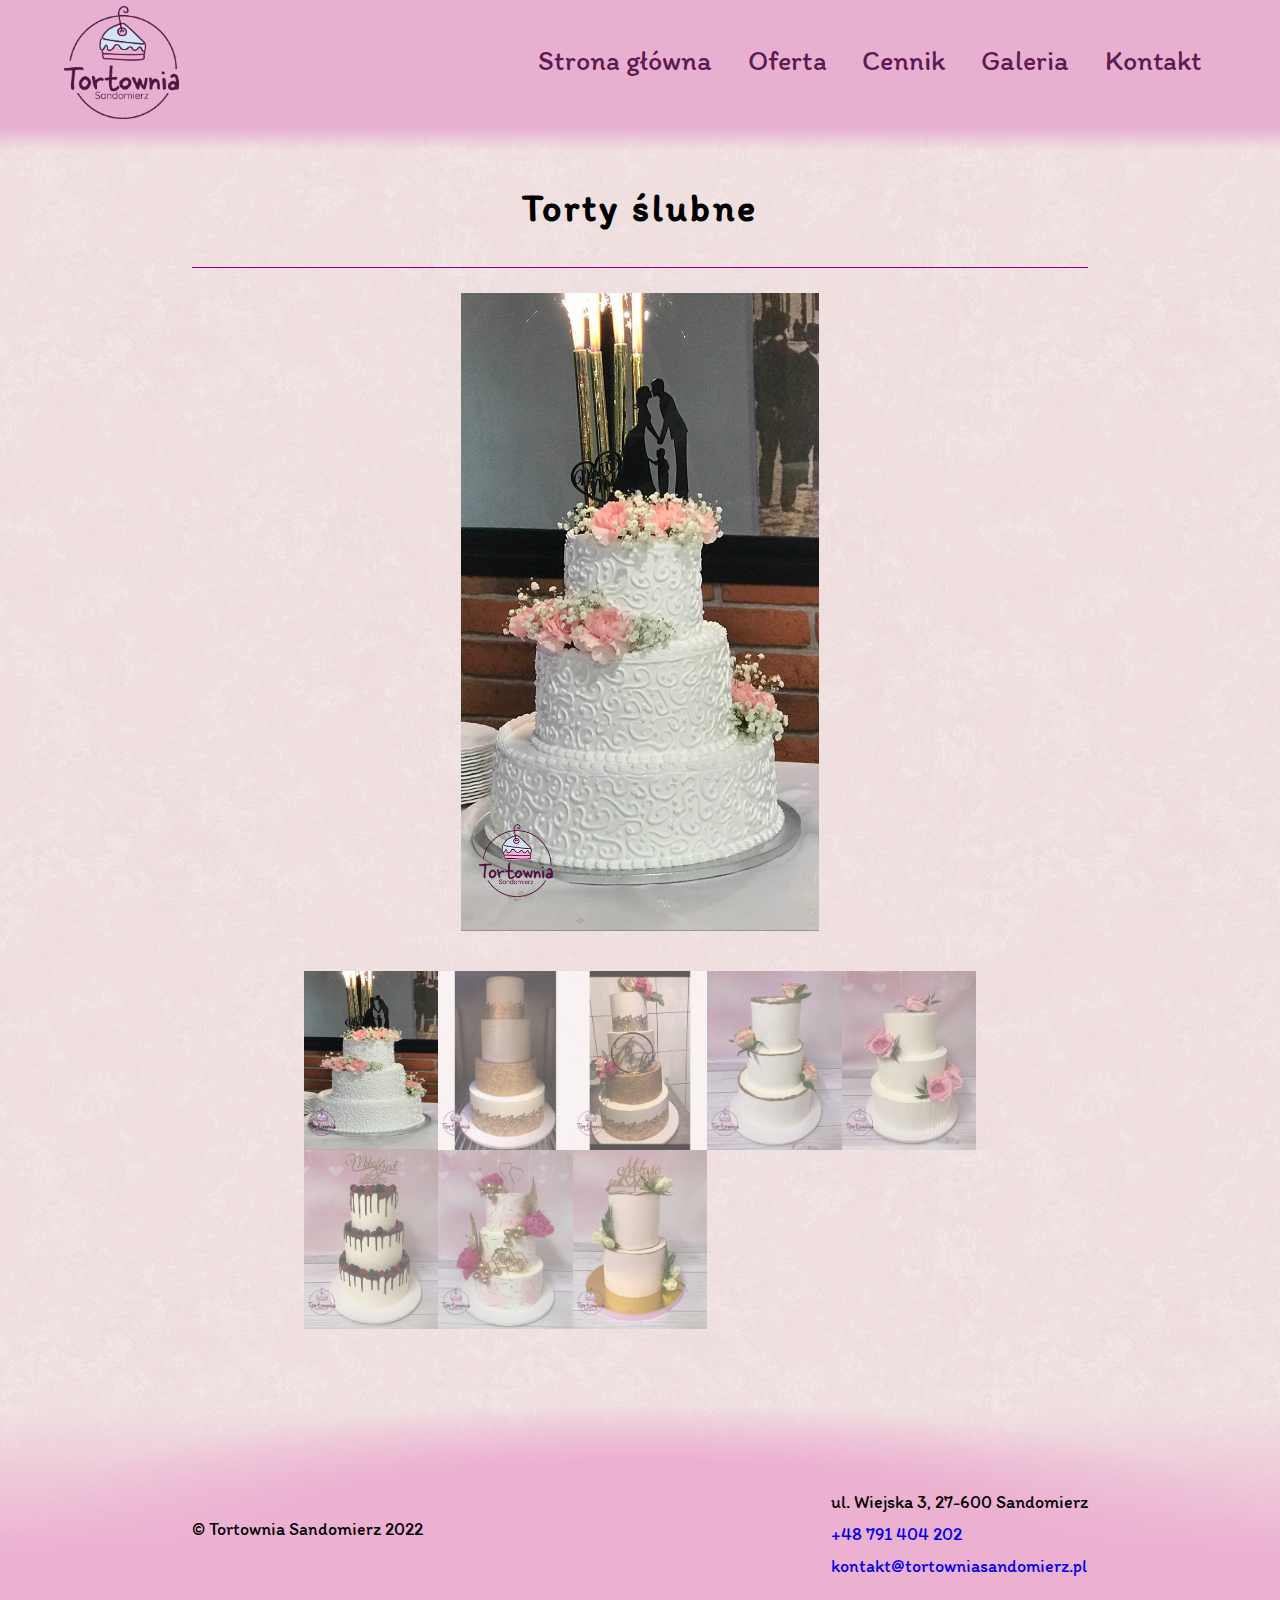
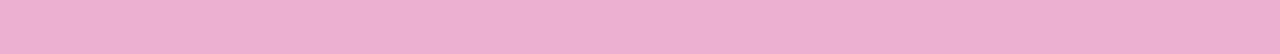
<file: wedding.html>
<!DOCTYPE html>
<html lang="pl">
<head>
    <!-- Favicon from Twemoji -->
    <!-- Copyright 2020 Twitter, Inc and other contributors -->
    <!-- Graphics licensed under CC-BY 4.0: https://creativecommons.org/licenses/by/4.0/ -->
    <meta charset="utf-8">
    <meta name="description" content="Torty urodzinowe, okolicznościowe, komunijne, ślubne oraz ciasta czy inne domowe wypieki. Używamy naturalnych składników.">
    <meta name="keywords" content="Torty, placki, ciasta, wypieki, domowe, naturalne składniki">
    <meta name="viewport" content="width=device-width, initial-scale=1.0">
    <link rel="icon" href="data/img/favicon.ico" type="image/png">
    <meta name="theme-color" content="#ecd0d1">
    <link rel="apple-touch-icon" href="data/img/apple-favicon.png">
    <title>Tortownia Sandomierz | Torty ślubne</title>
    <link rel="stylesheet" type="text/css" href="data/css/header.css"> <!-- Header style -->
    <link rel="stylesheet" type="text/css" href="data/css/gallerycategory.css"> <!-- Category style -->
    <link rel="stylesheet" type="text/css" href="data/css/footer.css"> <!-- Footer style -->
    <link href="https://fonts.googleapis.com/css2?family=Itim&display=swap" rel="stylesheet">
    <link rel="stylesheet" href="https://cdnjs.cloudflare.com/ajax/libs/font-awesome/4.7.0/css/font-awesome.min.css">
    <script src="data/script/menu.js"></script>
    <script src="data/script/gallery.js"></script>
</head>
<body onload="showSlides(slideIndex)">
<div class="content">
    <div class="mobile-opacity" style="display: none;"></div>
    <div class="header">
        <div class="header-wrap">
            <div class="header-logo"></div>
            <div class="hamburger-button" onclick="menusetting(0)">
                <i class="fa fa-bars" aria-hidden="true"></i>
            </div>
            <div class="buttons-list">
                <a href="https://tortowniasandomierz.pl/"><div class="main-button">Strona główna</div></a>
                <a href="oferta"><div class="main-button">Oferta</div></a>
                <a href="cennik"><div class="main-button">Cennik</div></a>
                <a href="galeria"><div class="main-button">Galeria</div></a>
                <a href="kontakt"><div class="main-button">Kontakt</div></a>
            </div>
            <div class="mobile" style="display: none;">
                <a href="https://www.tortowniasandomierz.pl"><div class="mobile-button mobile-button-first" style="display: none;" onclick="menusetting(1)">Strona główna</div></a>
                <a href="oferta"><div class="mobile-button" style="display: none;" onclick="menusetting(1)">Oferta</div></a>
                <a href="cennik"><div class="mobile-button" style="display: none;" onclick="menusetting(1)">Cennik</div></a>
                <a href=""><div class="mobile-button" style="display: none;" onclick="menusetting(1)">Galeria</div></a>
                <a href="kontakt"><div class="mobile-button" style="display: none;" onclick="menusetting(1)">Kontakt</div></a>
            </div>
        </div>
    </div>
    <div class="gallery-content">
        <div class="gallery-header">
            <h1> Torty ślubne </h1>
        </div>
        <div class="container">
            <div class="mySlides">
                <img src="data/gallery/img15.jpg" class="mobile-img" alt="Ślub">
            </div>
            <div class="mySlides">
                <img src="data/gallery/img82.jpg" class="mobile-img" alt="Ślubny">
            </div>
            <div class="mySlides">
                <img src="data/gallery/img83.jpg" class="mobile-img" alt="Ślubny">
            </div>
            <div class="mySlides">
                <img src="data/gallery/img69.jpg" class="mobile-img" alt="Kwiatowy">
            </div>
            <div class="mySlides">
                <img src="data/gallery/img57.jpg" class="mobile-img" alt="Kwiaty">
            </div>
            <div class="mySlides">
                <img src="data/gallery/img68.jpg" class="mobile-img" alt="Miłość jest słodka">
            </div>
            <div class="mySlides">
                <img src="data/gallery/img115.jpg" class="mobile-img" alt="Miłości">
            </div>
            <div class="mySlides">
                <img src="data/gallery/img118.jpg" class="mobile-img" alt="Miłość jest słodka">
            </div>

            <div class="row">
                <div class="column">
                    <img class="demo cursor" src="data/gallery/img11.jpg" style="width:100%" onclick="currentSlide(1)" alt="Ślub">
                </div>
                <div class="column">
                    <img class="demo cursor" src="data/gallery/img82.jpg" style="width:100%" onclick="currentSlide(2)" alt="Ślubny">
                </div>
                <div class="column">
                    <img class="demo cursor" src="data/gallery/img83.jpg" style="width:100%" onclick="currentSlide(3)" alt="Ślubny">
                </div>
                <div class="column">
                    <img class="demo cursor" src="data/gallery/img69.jpg" style="width:100%" onclick="currentSlide(4)" alt="Kwiatowy">
                </div>
                <div class="column">
                    <img class="demo cursor" src="data/gallery/img57.jpg" style="width:100%" onclick="currentSlide(5)" alt="Kwiaty">
                </div>
                <div class="column">
                    <img class="demo cursor" src="data/gallery/img68.jpg" style="width:100%" onclick="currentSlide(6)" alt="Miłość jest słodka">
                </div>
                <div class="column">
                    <img class="demo cursor" src="data/gallery/img115.jpg" style="width:100%" onclick="currentSlide(7)" alt="Miłości">
                </div>
                <div class="column">
                    <img class="demo cursor" src="data/gallery/img118.jpg" style="width:100%" onclick="currentSlide(8)" alt="Miłość jest słodka">
                </div>
            </div>
        </div>
        </div>
    <div class="footer">
        <div class="footer-wrap">
            <div class="firm-footer">&copy; Tortownia Sandomierz 2022</div>
            <div class="firm-footer"><iframe src="https://www.facebook.com/plugins/page.php?href=https%3A%2F%2Fwww.facebook.com%2FTortownia-Sandomierz-105582241612151%2F&tabs&width=340&height=70&small_header=true&adapt_container_width=true&hide_cover=false&show_facepile=true&appId=262870422132228" width="340" height="70" style="border:none;overflow:hidden" scrolling="no" frameborder="0" allowfullscreen="true" allow="autoplay; clipboard-write; encrypted-media; picture-in-picture; web-share"></iframe></div>
            <div class="firm-footer">
                <div class="address-footer">ul. Wiejska 3, 27-600 Sandomierz</div>
                <div class="address-footer"><a href="tel:+48791404202">+48 791 404 202</a></div>
                <div class="address-footer"><a href="mailto:kontakt@tortowniasandomierz.pl">kontakt@tortowniasandomierz.pl</a></div>
            </div>
        </div>
    </div>
</div>
</body>
</html>
</file>
<file: data/css/header.css>
/* Background pattern from Toptal Subtle Patterns */

body {
    margin: 0;
    padding: 0;
    background-image: url(../img/background.png);
}

a {
    text-decoration: none;
}

.content {
    width: 100%;
    position: relative;
}

.mobile-opacity {
    position: fixed;
    display: none;
    left: 0;
    top: 130px;
    width: 100%;
    height: 100%;
    background: rgba(0,0,0,0.75);
    z-index: 8;
}

.header {
    width: 100%;
    height: 150px;
    position: relative;
    background: linear-gradient(180deg, rgba(231,176,209,100) 85%, rgba(255,255,255,0) 100%);
    z-index: 10;
}

.header-wrap {
    display: flex;
    align-items: center;
    margin: 0 auto;
    width: 90%;
    z-index: 11;
}

.header-logo {
    background-image: url(../img/logo.png);
    background-repeat: no-repeat;
    background-size: contain;
    background-position: center;
    width: 10%;
    height: 115px;
    position: relative;
    margin-top: 5px;
}

.buttons-list {
    position: absolute;
    display: flex;
    justify-content: space-around;
    width: 700px;
    right: 60px;
}

.main-button {
    font-family: 'Itim', cursive;
    color: #601953;
    font-size: 1.75rem;
    transition: 0.5s;
}

.main-button:hover {
    color: black;
    transition: 0.5s;
}

.hamburger-button {
    position: absolute;
    display: none;
    cursor: pointer;
    font-size: 21px;
    right: 25px;
}

.mobile {
    position: fixed;
    width: 100%;
    top: 130px;
    left: 0;
    z-index: 9;
    text-align: center;
}

.mobile-button {
    display: none;
    padding: 10px 10px 10px 0;
    z-index: 9;
    background-color: #ecd0d1;
    width: 100%;
    color: black;
    font-family: 'Itim', cursive;
    border-bottom: 1px solid #4f1743;
    font-size: 18px;
    text-align: center;

}

.mobile-button-first {
    background: linear-gradient(0deg, rgba(236,208,209,1) 20%, rgba(255,255,255,1) 100%);
    border-top: 3px solid #4f1743;
}

/* Media query */
@media screen and (min-width: 120px) and (max-width: 1250px) {
    .header-logo {
        margin: 0 auto;
        width: 30%;
    }
    
    .header-wrap {
        width: 100%;
    }
    
    .buttons-list {
        display: none;
        right: 20px;
    }
    
    .hamburger-button {
        display: block;
    }
}
</file>
<file: data/css/index.css>
.content {
    min-height: 100vh;
}

.index-content {
    position: relative;
    width: 70%;
    margin: 0 auto;
}

.index-header {
    position: relative;
    width: 70%;
    font-size: 19px;
    font-family: 'Itim', cursive;
    margin: 100px auto 0;
    text-align: center;
    padding: 10px 0;
    color: black;
}

.banner {
    width: 80%;
    margin: 0 auto;
    text-align: center;
}

#bannerImg {
    width: 80%;
    height: auto;
    border-radius: 0 0 35% 35%;
}

.seo-section {
    position: relative;
    font-family: 'Itim', cursive;
    text-align: center;
    font-size: 21px;
    margin: 30px auto 0;
    width: 70%;
    border-bottom: 1px solid purple;
}

.footer {
    position: absolute;
    bottom: 0;
    border-bottom: 1px solid purple;
}

@media screen and (min-width: 120px) and (max-width: 1250px) {
    .banner {
        width: 100%;
    }

    .index-content {
        width: 100%;
    }

    #bannerImg {
        width: 90%;
    }
    .footer {
        position: relative;
        margin-top: 75px;
    }
}

@media screen and (max-height: 850px) {
    .footer {
        position: relative;
    }
}
</file>
<file: data/css/footer.css>
.footer {
    display: flex;
    margin: 75px auto auto 0;
    background-color: red;
    width: 100%;
    height: 250px;
    font-size: 18px;
    align-items: center;
    justify-content: center;
    background: -webkit-linear-gradient(-90deg, rgba(236, 176, 209,1) 0, rgba(236, 176, 209,1) 39%, rgba(255,255,255,0) 100%), -webkit-radial-gradient(closest-side, rgba(236, 176, 209,1) 0, rgba(236, 176, 209,1) 53%, rgba(255,255,255,0.03) 100%);
    background: -moz-linear-gradient(0deg, rgba(236, 176, 209,1) 0, rgba(236, 176, 209,1) 39%, rgba(255,255,255,0) 100%), -moz-radial-gradient(closest-side, rgba(236, 176, 209,1) 0, rgba(236, 176, 209,1) 53%, rgba(255,255,255,0.03) 100%);
    background: linear-gradient(0deg, rgba(236, 176, 209,1) 0, rgba(236, 176, 209,1) 39%, rgba(255,255,255,0) 100%), radial-gradient(closest-side, rgba(236, 176, 209,1) 0, rgba(236, 176, 209,1) 53%, rgba(255,255,255,0.03) 100%);
    background-position: 50% 50%;
    -webkit-background-origin: padding-box;
    background-origin: padding-box;
    -webkit-background-clip: border-box;
    background-clip: border-box;
    -webkit-background-size: auto auto;
    background-size: auto auto;
    -webkit-box-shadow: 0 0 0 0 rgba(0,0,0,0.2);
    box-shadow: 0 0 0 0 rgba(0,0,0,0.2);
    -webkit-transition: all 300ms cubic-bezier(0.42, 0, 0.58, 1);
    -moz-transition: all 300ms cubic-bezier(0.42, 0, 0.58, 1);
    -o-transition: all 300ms cubic-bezier(0.42, 0, 0.58, 1);
    transition: all 300ms cubic-bezier(0.42, 0, 0.58, 1);
}

.footer-wrap {
    position: relative;
    display: flex;
    justify-content: space-between;
    align-items: center;
    font-family: 'Itim', cursive;
    width: 70%;
}

.address-footer {
    margin-top: 10px;
}

/* Media query */
@media screen and (min-width: 120px) and (max-width: 1250px) {
    .footer {
        height: 300px;
        background: linear-gradient(0deg, rgba(231,176,209,1) 85%, rgba(255,255,255,0) 100%);
    }

    .footer-wrap {
        flex-direction: column;
        width: 85%;
    }

    .facebook-frame {
        width: 275px;
    }

    .firm-footer {
        margin-top: 20px;
    }
}
</file>
<file: data/css/gallerycategory.css>
.gallery-content {
    position: relative;
    width: 70%;
    margin: 0 auto;
}

.gallery-header {
    position: relative;
    width: 100%;
    font-size: 19px;
    font-family: 'Itim', cursive;
    margin: 0 auto;
    text-align: center;
    padding: 10px 0;
    letter-spacing: 3px;
    border-bottom: 1px solid purple;
    color: black;
}

* {
    box-sizing: border-box;
}

img {
    vertical-align: middle;
}

.container {
    position: relative;
    margin-top: 25px;
}

.mySlides {
    display: none;
    text-align: center;
}

.mobile-img {
    width: 40%;
}

.cursor {
    cursor: pointer;
}

.caption-container {
    text-align: center;
    font-family: 'Itim', cursive;
    background-color: #d4e5f7;
    padding: 2px 16px;
    color: #4f1743;
    width: 40%;
    margin: 0 auto;
    border-radius: 0 0 25px 25px;
}

.row {
    margin: 40px auto 0 auto;
    display: flex;
    width: 75%;
    flex-wrap: wrap;
}

.row:after {
    content: "";
    display: table;
    clear: both;
}

.column {
    width: 20%;
}

.demo {
    opacity: 0.6;
}

.active,
.demo:hover {
    opacity: 1;
}

/* Media query */
@media screen and (min-width: 120px) and (max-width: 1250px) {
    .gallery-content {
        width: 90%;
    }

    .mobile-img {
        width: 75%;
    }

    .caption-container {
        width: 75%;
    }
}
</file>
<file: data/css/contact.css>
.contact-content {
    position: relative;
    width: 100%;
}

.contact-header {
    position: relative;
    width: 45%;
    font-size: 19px;
    font-family: 'Itim', cursive;
    margin: 0 auto;
    text-align: center;
    padding: 10px 0;
    letter-spacing: 3px;
    border-bottom: 1px solid purple;
    color: black;
}

.contact-text {
    position: relative;
    margin-top: 50px;
    text-align: center;
    font-family: 'Itim', cursive;
    font-size: 21px;
}

p {
    text-align: center;
    margin-top: 55px;
}

a {
    color: purple;
}

.map {
    height: 350px;
    width: 100%;
    border: 0;
}

/* Media query */
@media screen and (min-width: 120px) and (max-width: 1250px) {
    .contact-header {
        width: 75%;
    }

    .map {
        height: 200px;
        border: none;
    }
}
</file>
<file: data/css/offer.css>
.offer-content {
    position: relative;
    width: 75%;
    margin: 0 auto;
}

.offer-header {
    position: relative;
    width: 100%;
    font-size: 19px;
    font-family: 'Itim', cursive;
    margin: 0 auto;
    text-align: center;
    padding: 10px 0;
    letter-spacing: 3px;
    border-bottom: 1px solid purple;
    color: black;
}

#sortButtonContainer {
    position: relative;
    text-align: center;
    margin: 0 auto;
    margin-top: 15px;
    padding: 10px;
    display: flex;
    justify-content: space-around;
    width: 30%;
}

.sort-button {
    font-family: 'Itim', cursive;
    font-size: 16px;
    border-radius: 40px;
}

* {
    box-sizing: border-box;
}

.row {
    margin: 8px -16px;
    display: flex;
    flex-wrap: wrap;
}

.row,
.row > .column {
    padding: 8px;
}

.column {

    width: 25%;
    display: none; /* Hide columns by default */
    text-align: center;
    font-family: 'Itim', cursive;
    font-size: 18px;
}

.row:after {
    content: "";
    display: table;

}

.offers {
    background-color: #ffff;
    padding: 10px;
    border-radius: 15px 15px 50px 50px;
    min-height: 720px;
    display: flex;
    flex-direction: column;
    justify-content: flex-start;
}

.show {
    display: block;
}

.sort-button {
    border: none;
    outline: none;
    padding: 12px 16px;
    background-color: white;
    cursor: pointer;
}

.sort-button:hover {
    background-color: #ddd;
}

.sort-button.active {
    background-color: #d4e5f7;
    color: black;
}

/* Media query */
@media screen and (min-width: 120px) and (max-width: 1250px) {
    #sortButtonContainer {
        width: 80%;
    }

    .column {
        width: 50%;
    }

    .offer-content {
        width: 95%;
    }

    .row,
    .row > .column {
        padding: 4px;
    }
}

@media screen and (min-width: 120px) and (max-width: 550px) {
    .offers {
        min-height: 650px;
    }
}
</file>
<file: data/css/prices.css>
.price-content {
    position: relative;
    width: 100%;
}

.prices-header {
    position: relative;
    width: 45%;
    font-size: 19px;
    font-family: 'Itim', cursive;
    margin: 0 auto;
    text-align: center;
    padding: 10px 0;
    letter-spacing: 3px;
    border-bottom: 1px solid purple;
    color: black;
}

.prices-text {
    position: relative;
    margin-top: 50px;
    text-align: center;
    font-family: 'Itim', cursive;
    font-size: 21px;
}

.cake-first {
    margin: 0 auto;
    max-width: 800px;
    width: 800px;
    border-collapse: collapse;
}

.cake-first th {
    height: 36px;
    background: #378dff;
    border-bottom: 2px solid blue;
    padding: 5px 0;
}

.cake-first td {
    text-align: center;
    height: 36px;
    background: #d4e5f7;
    padding: 10px 40px;
}

.cake-first th:nth-child(2) {
    border-left: 1px solid blue;
    width: 100px;
    padding: 10px 20px;
}

.cake-first td:nth-child(2) {
    border-left: 1px solid blue;
    width: 100px;
    padding: 10px 20px;
}

.cake-first tr:nth-child(even) td {
    background: #94c2ff;
}

@media screen and (min-width: 120px) and (max-width: 1250px) {
    .cake-first {
        width: calc(100% - 40px);
    }
}
</file>
